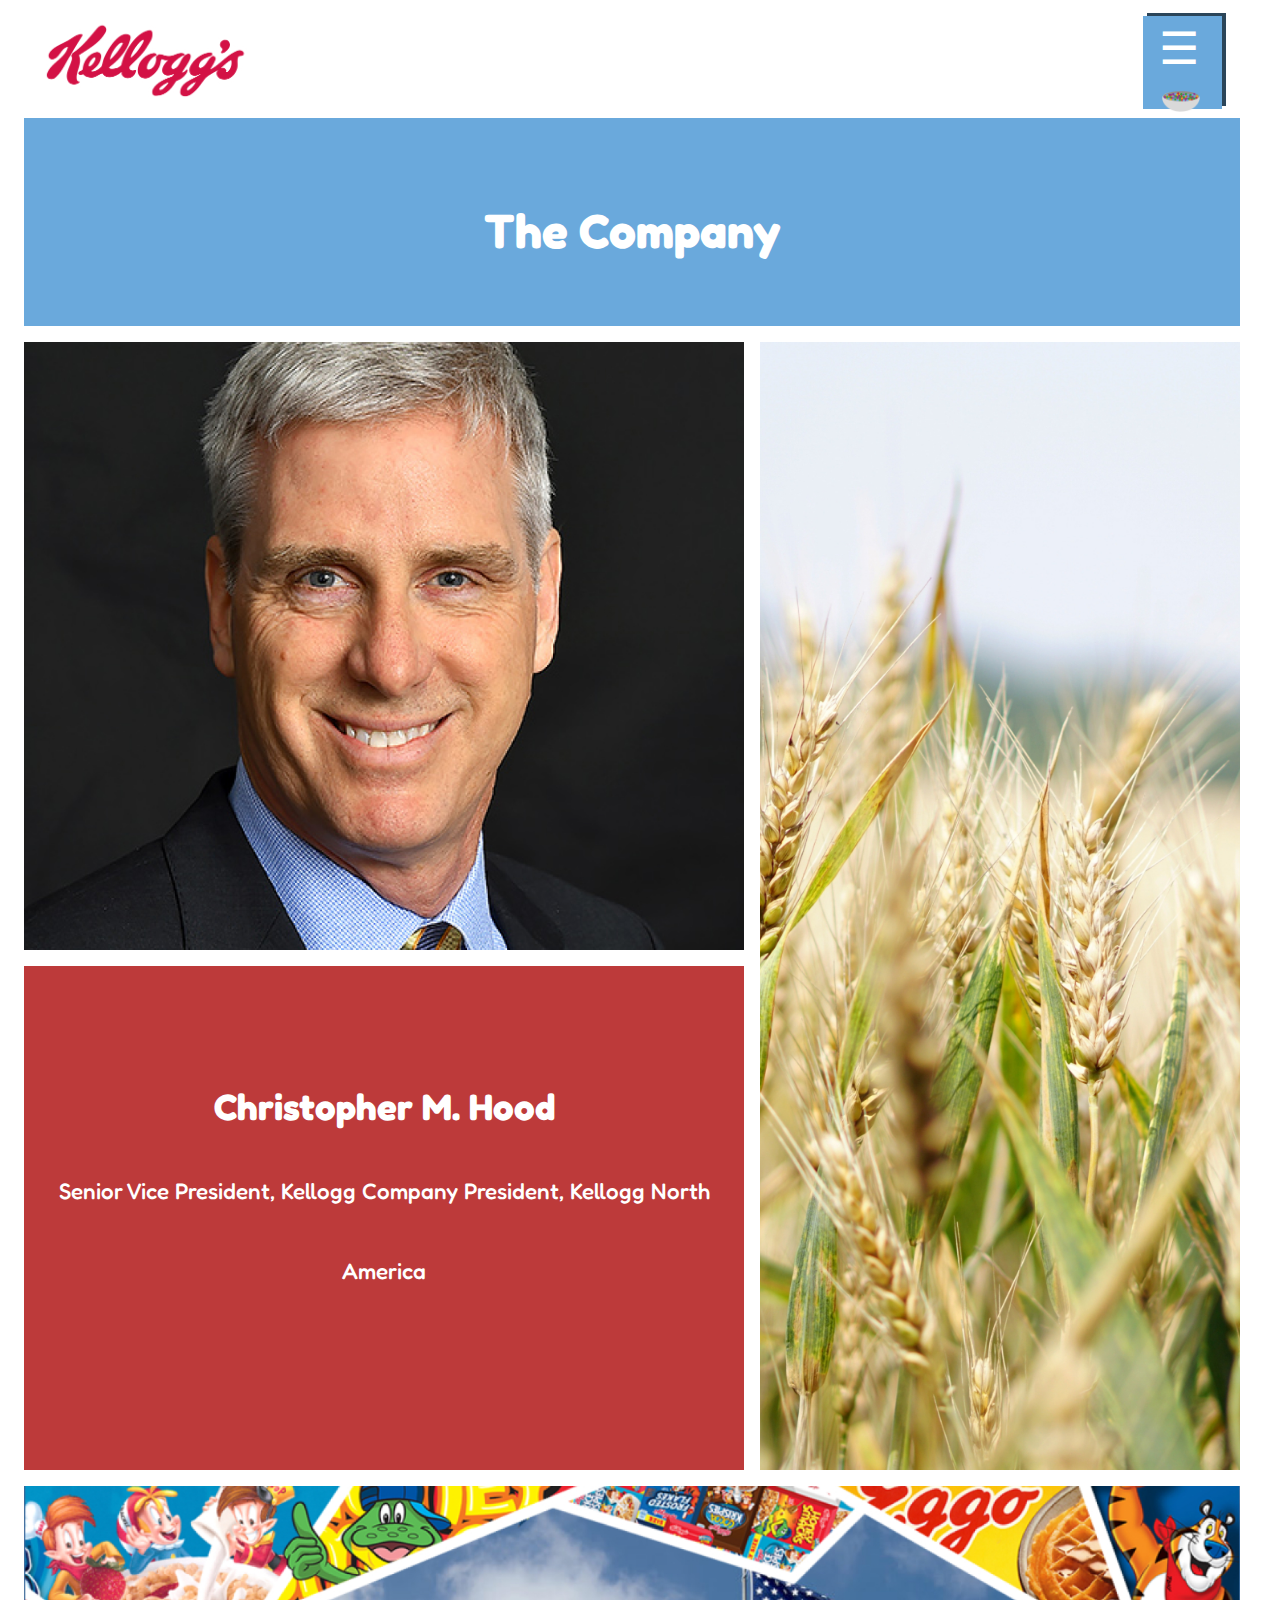
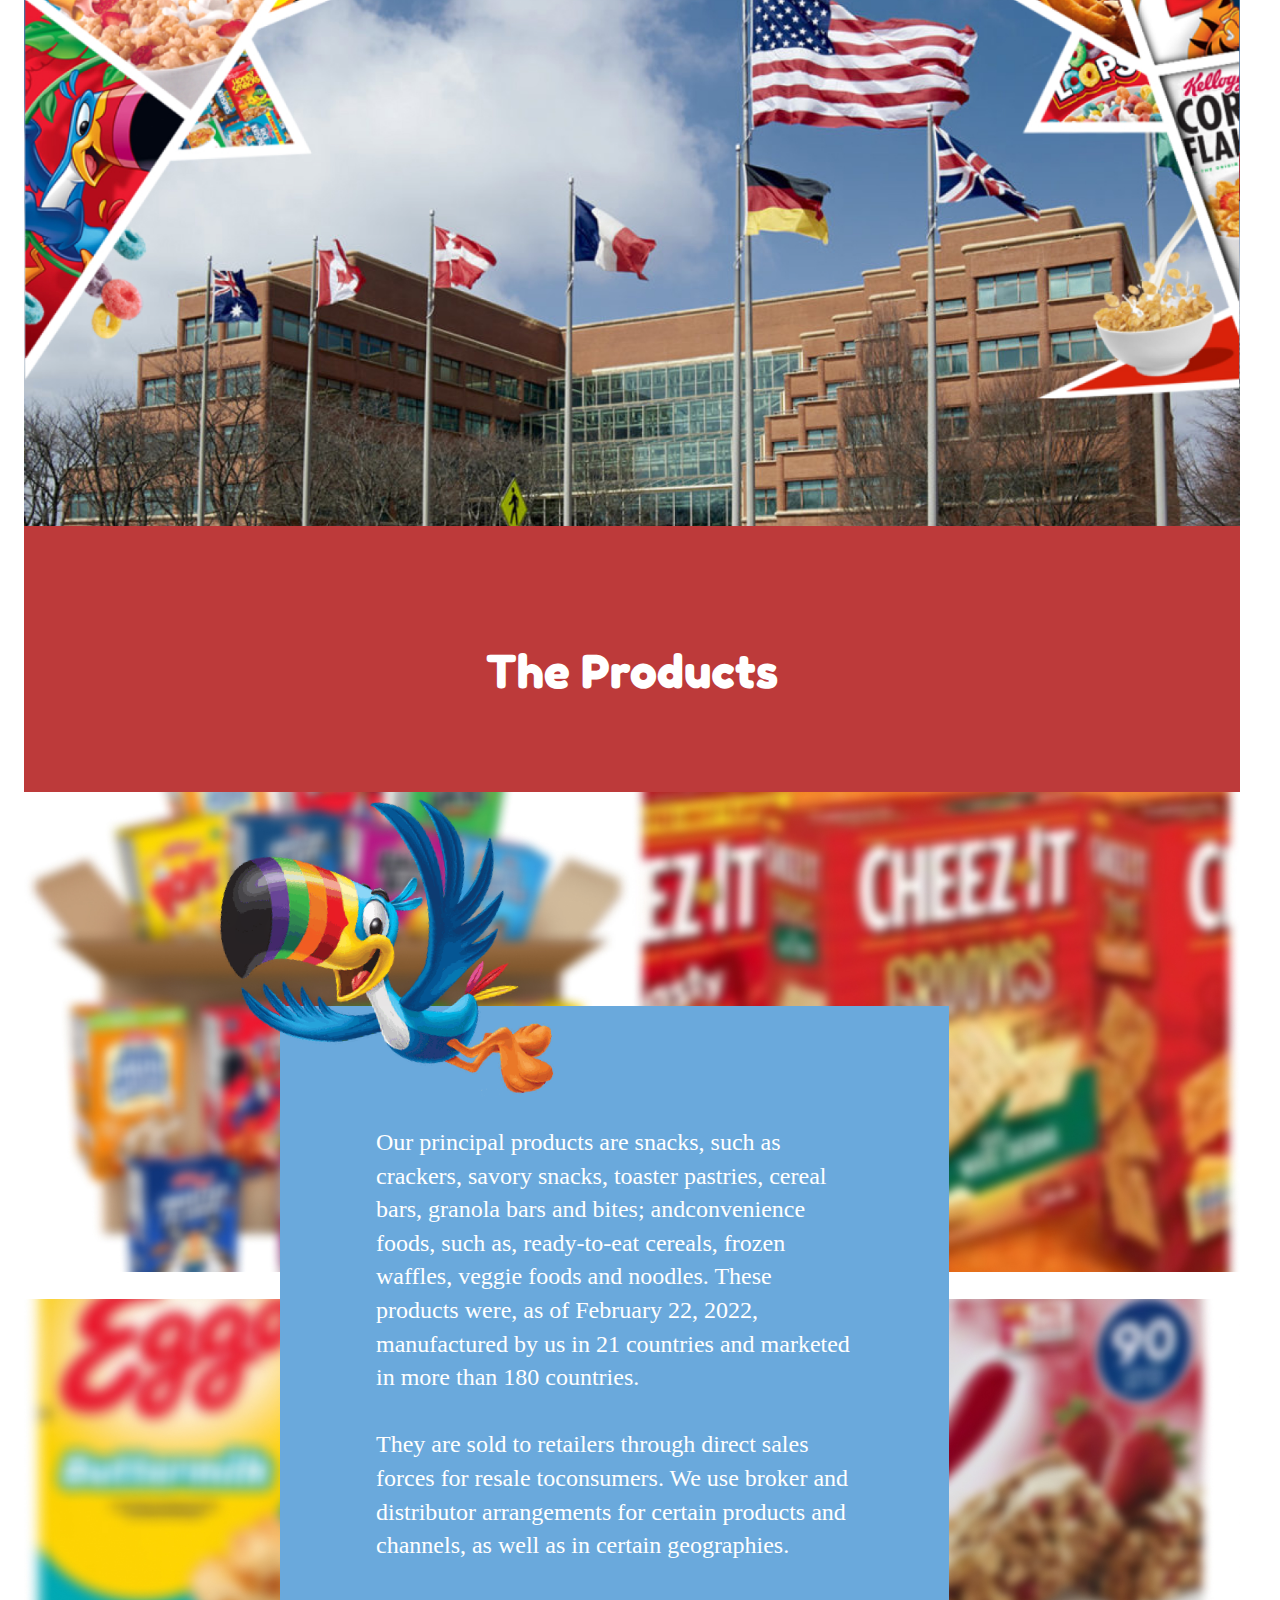
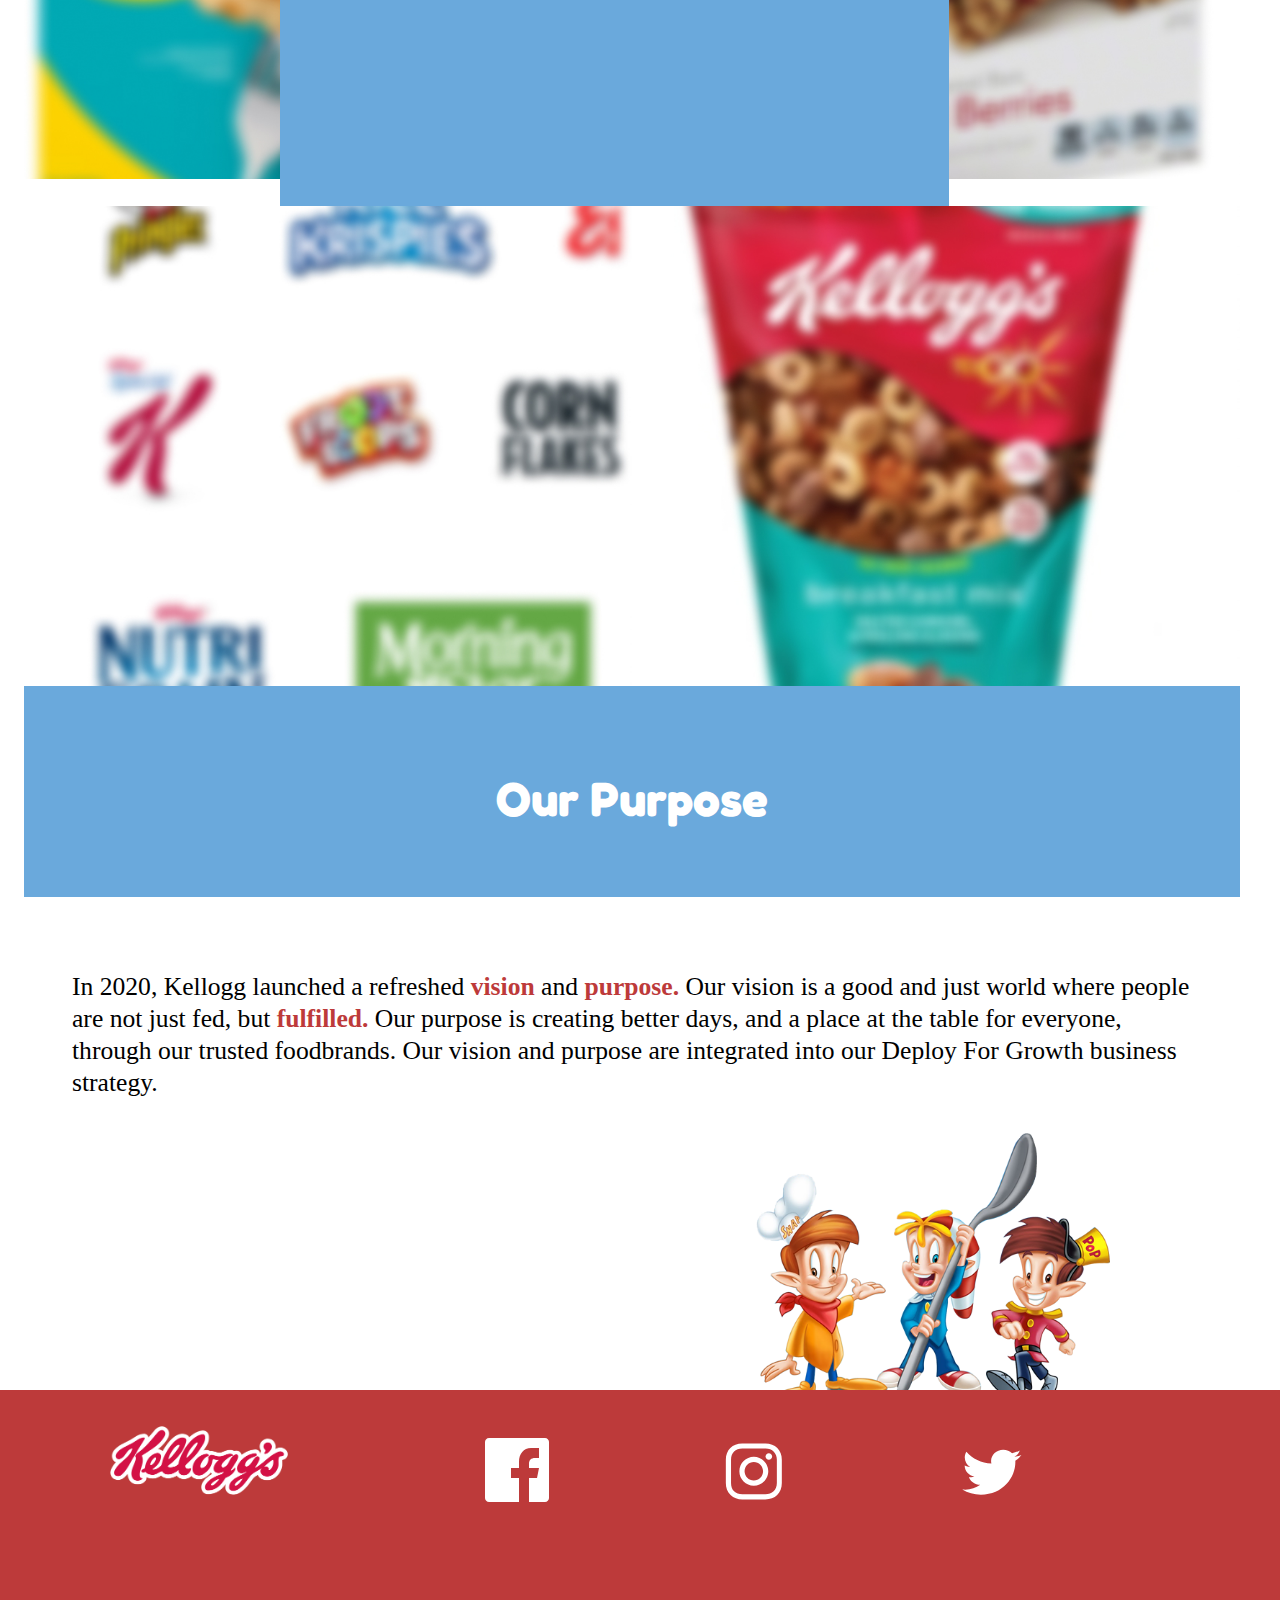
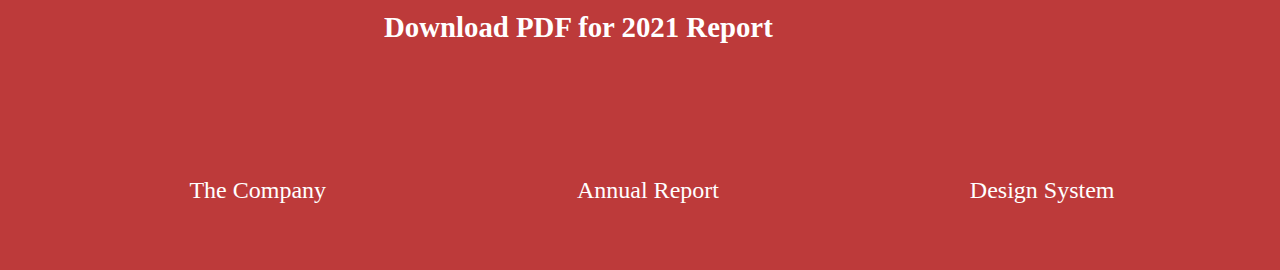
<file: index.html>
<!doctype html>
<html lang="en">
<head>
<meta charset="UTF-8">
<meta name="viewport" content="width=device-width, initial-scale=1">
	<link rel="stylesheet" href="styles/style.css">
	<link rel="stylesheet" href="https://unpkg.com/aos@next/dist/aos.css" />
<title>AnnualReport</title>
</head>
<body>
<section class="container">
<div id="myNav" class="overlay">
<a href="javascript:void(0)" class="closebtn" onclick="closeNav()">&times;</a>
<div class="logo"><img src="image/Kelloggs-Logo 1.png" alt="Kellogg's logo"></div>
<div class="overlay-content">
<a href="index.html">Home</a>
<a href="annualreport.html">Annual Report</a>
<a href="designsystem.html">Design System</a>
</div>
<div class="cerealopen"></div>
<ul class="circles">
<li> </li>
<li></li>
<li></li>
<li></li>
<li></li>
<li></li>
<li></li>
<li></li>
<li></li>
<li></li>
<li></li>
<li></li>
</ul>
</div>
<nav>
<img src="image/Kelloggs-Logo 1.png" alt="Kellogg's logo">
<div class="menu-icon">
<span style="margin-left:1rem;color:#fff; font-size:45px;cursor:pointer" onclick="openNav()">&#9776;</span>
<img src="image/Cerealbowl-Menu.png" alt="cereal bowl">
</div>
</nav>
 <script>
	  function openNav() {
		document.getElementById("myNav").style.display = "block";
	  }
	  
	  function closeNav() {
		document.getElementById("myNav").style.display = "none";
	  }
	  </script>
</section>
<section class="container">
<div class="grid-container">
	<div class="item1"><h2>The Company</h2></div>
	<div class="item2"></div>
	<div class="item3"><h1>Christopher M. Hood</h1><span class="maintext">Senior Vice President, Kellogg Company

		President, Kellogg North America</span></div>  
	<div class="item4"></div>
	<div class="item5"></div>
  </div>
</section>
  <section class="container">
  <div class="grid-container2">
	<div class="product"><h2>The Products</h2></div>
	<div class="overlay-box"><p> Our principal products are snacks, such as crackers, savory snacks, toaster pastries, cereal bars, granola bars and bites; andconvenience foods, such as, ready-to-eat cereals, frozen waffles, veggie foods and noodles. These products were, as of February 22, 2022, manufactured by us in 21 countries and marketed in more than 180 countries. 

		<br><br>They are sold to retailers through direct sales forces for resale toconsumers. We use broker and distributor arrangements for certain products and channels, as well as in certain geographies.</p></div>
	<div class="bird" data-aos="slide-left"><img src="image/Toucan.png" alt="Mascot of Fruit loops, Toucan flying"></div>
	<div class="image1"></div>
	<div class="image2"></div>
	<div class="image3"></div>
	<div class="image4"></div>
	<div class="image5"></div>
	<div class="image6"></div>
	</div>
</section>
<section class="container">
	<div class="grid-coloumn2">
		<div class="purpose"><h2>Our Purpose</h2></div>
		<div class="box1"><p>In 2020, Kellogg launched a refreshed <strong>vision</strong> and <strong>purpose.</strong> Our vision is a good and just world where people are not just fed, but <strong>fulfilled.</strong> Our purpose is creating better days, and a place at the table for everyone, through our trusted foodbrands. Our vision and purpose are integrated into our Deploy For Growth business strategy. </p></div>
		<div class="sticker" data-aos="slide-left"><img src="image/snapcrackle.png" alt="snap crackle pop mascot of rice crispies sliding in"></div>
		</div>
</section>
<footer>
<div class="container socialM">
<img src="image/Kelloggs-Logo 1.png" alt="Kellogg's logo">
<img src="image/Mobileimage/facebook.svg" alt="facebook">
<img src="image/Mobileimage/instagram.svg" alt="instagram">
<img src="image/Mobileimage/twitter.svg" alt="twitter">
</div>
<h3>Download PDF for 2021 Report</h3>
<div class="container">
<ol>
<li><a href="index.html">The Company</a></li>
<li><a href="annualreport.html">Annual Report</a></li>
<li><a href="designsystem.html">Design System</a></li>
</ol>
</div>
</footer>
<script src="https://unpkg.com/aos@next/dist/aos.js"></script>
<script>
  AOS.init();
</script>
</body>
</html>
</file>
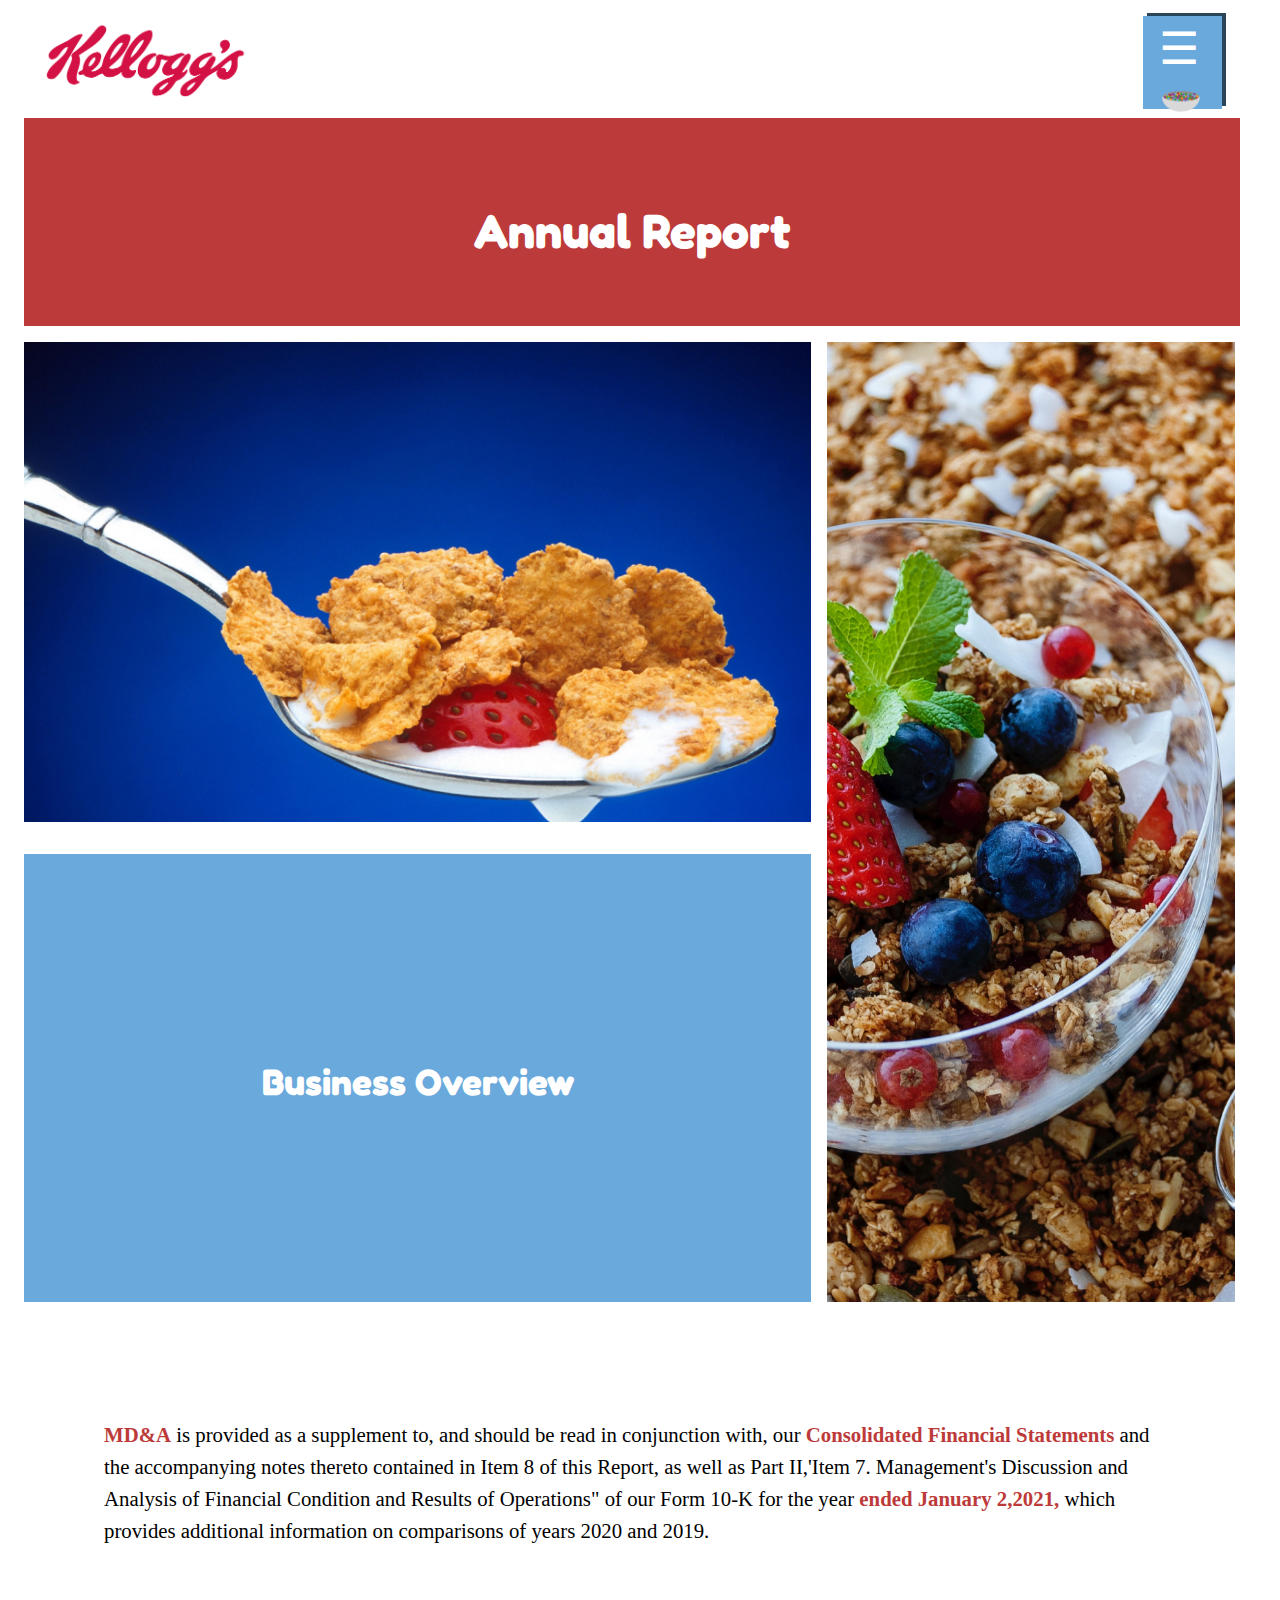
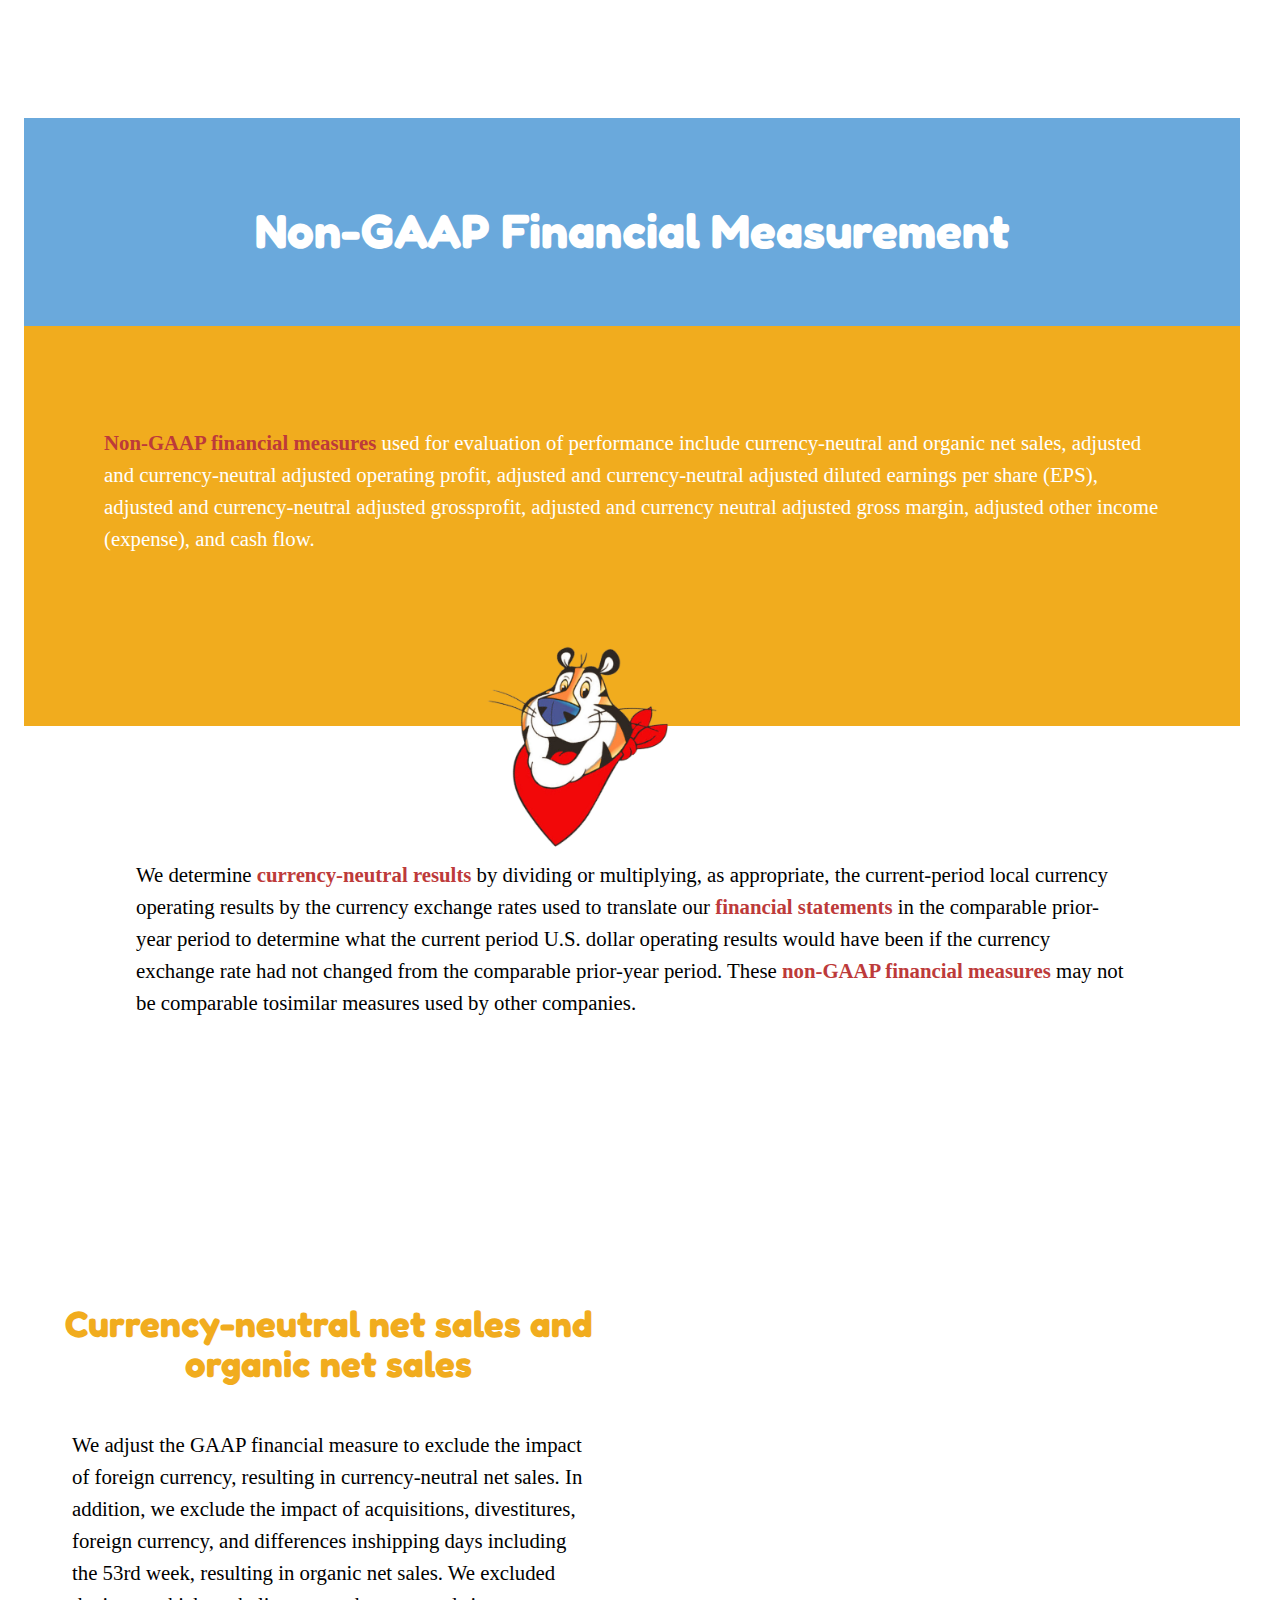
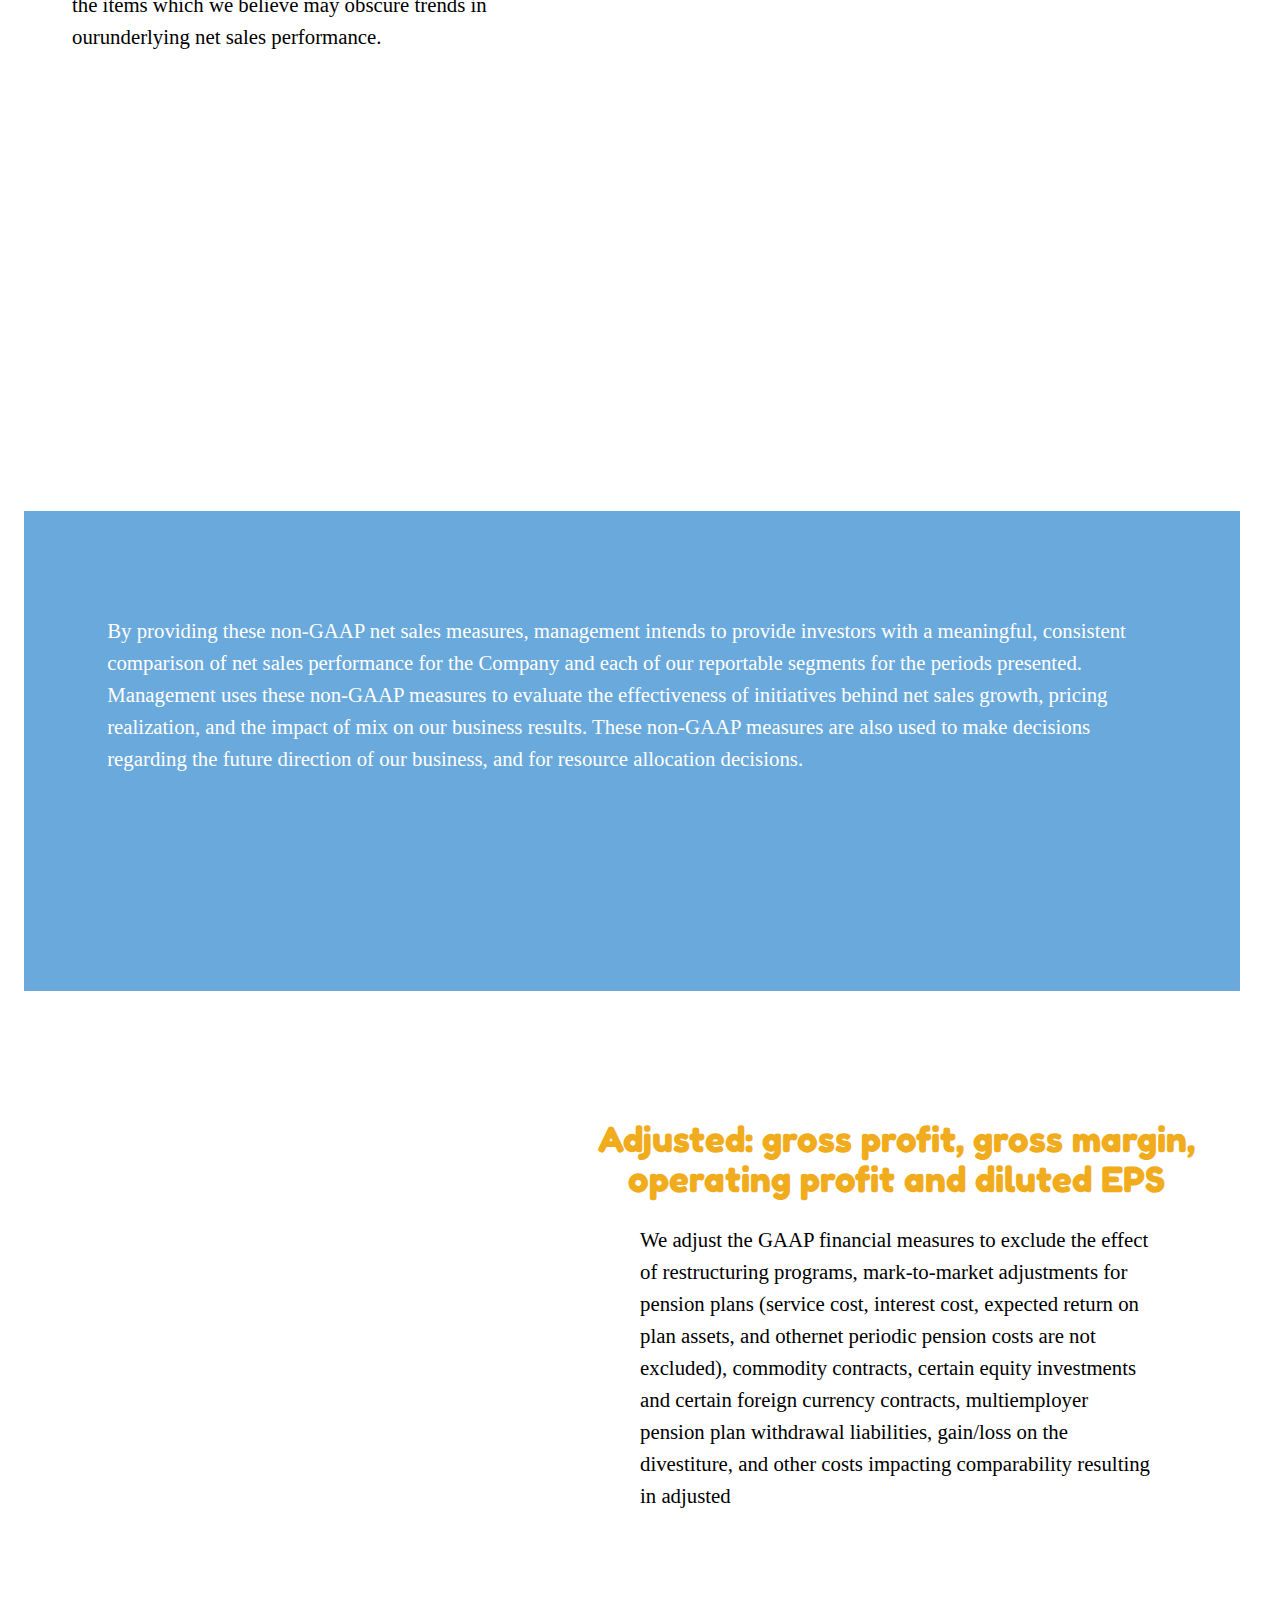
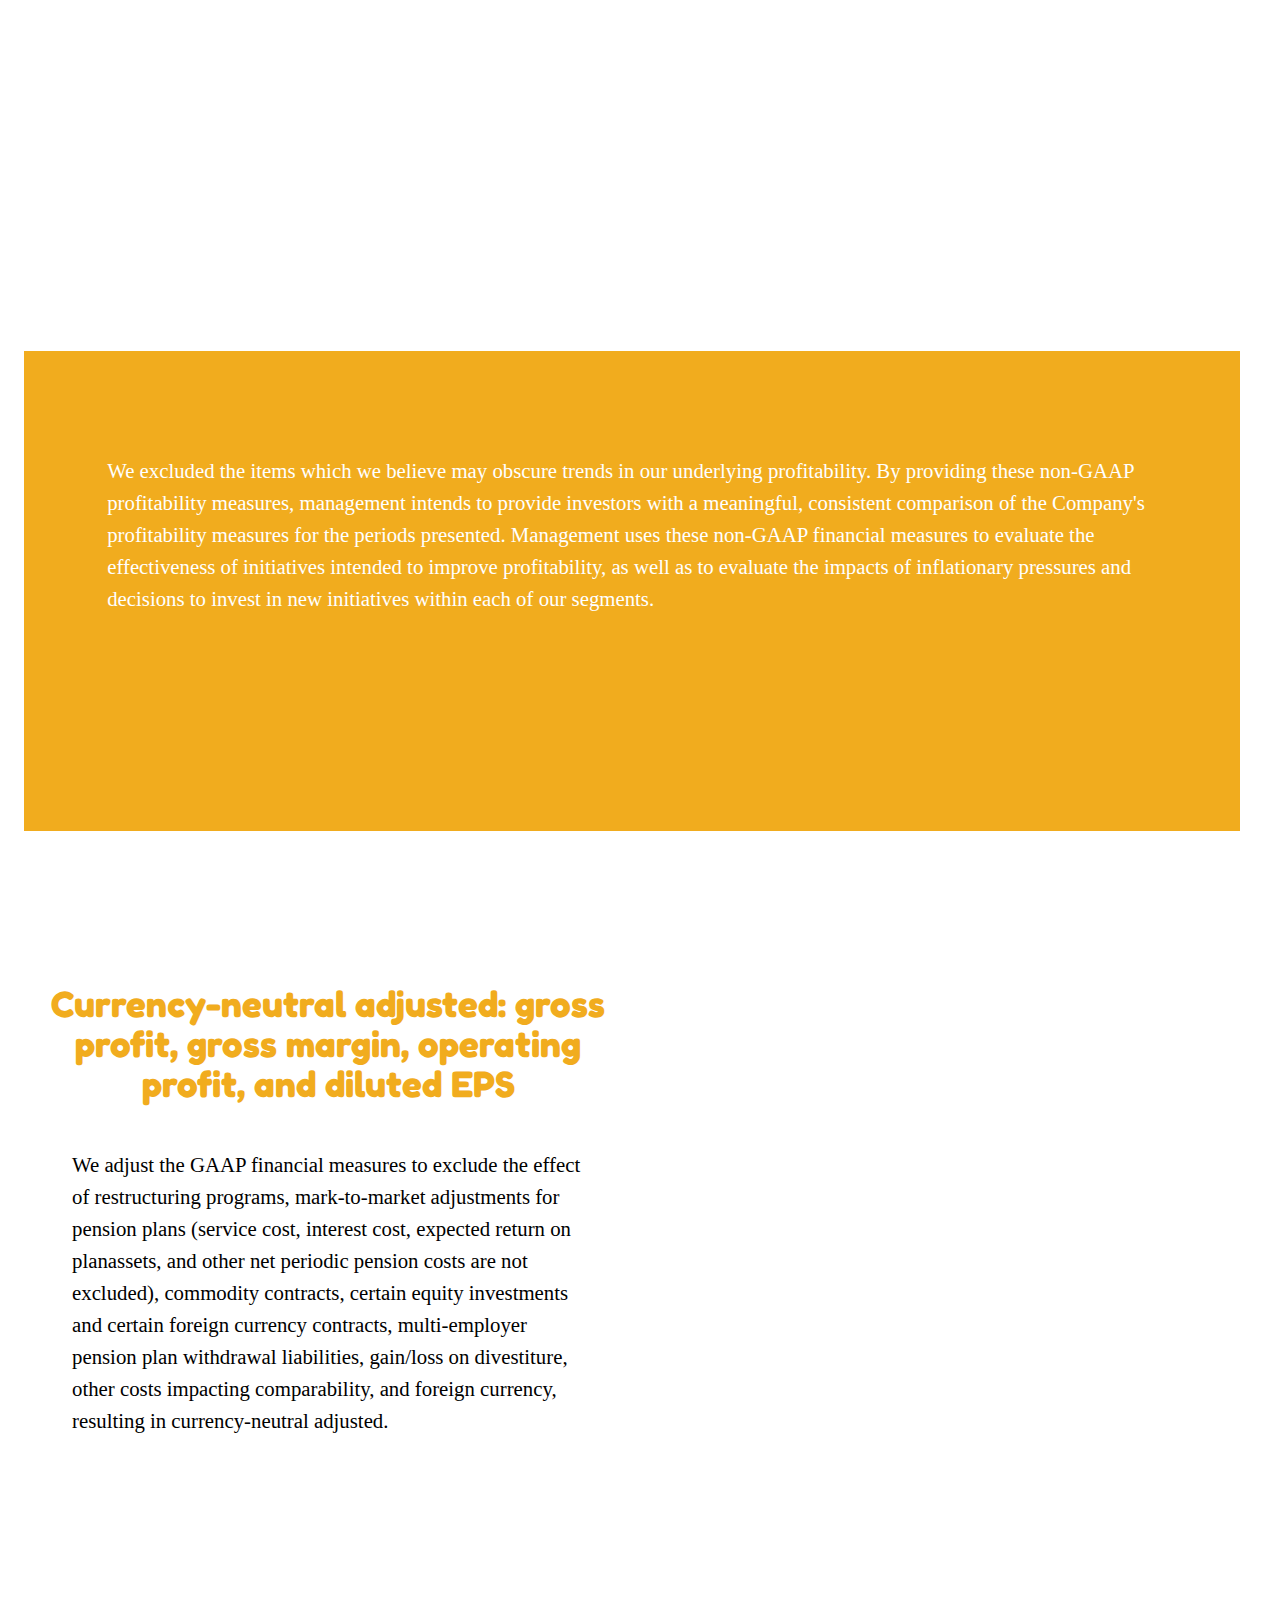
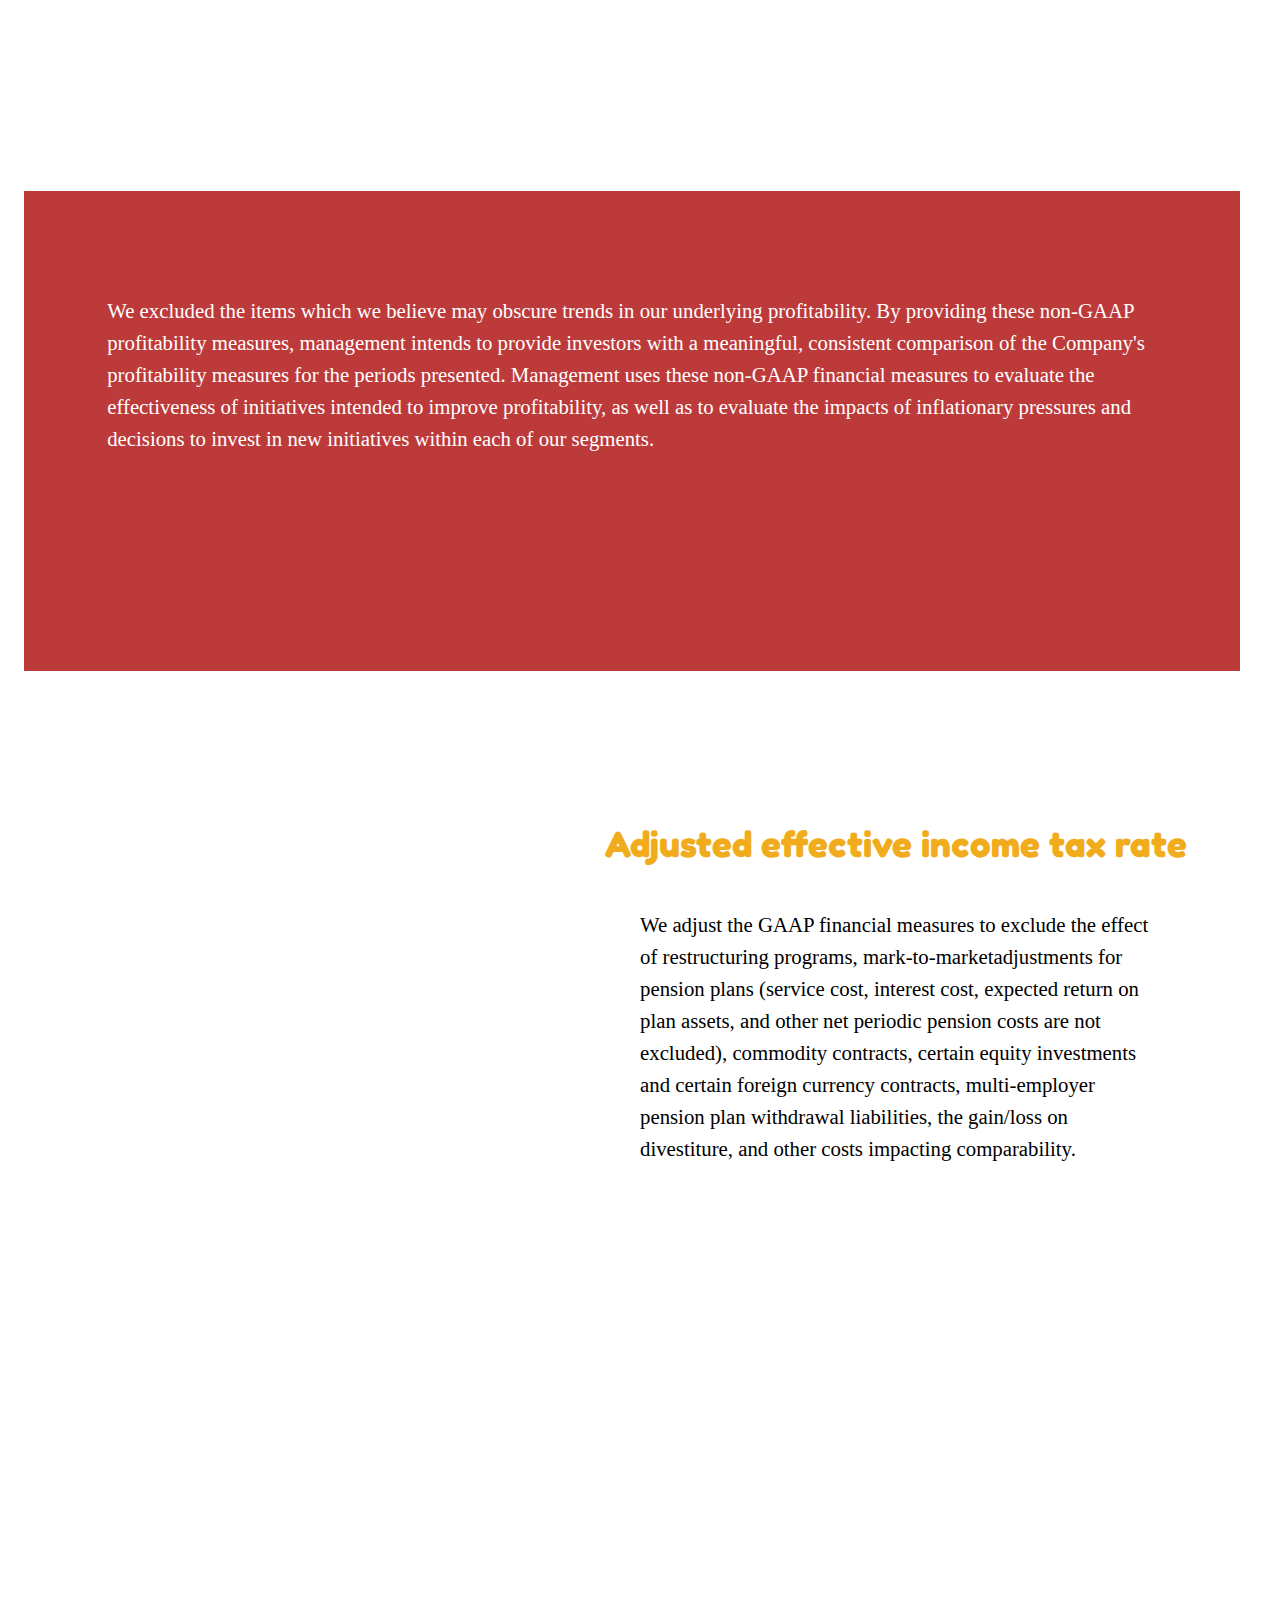
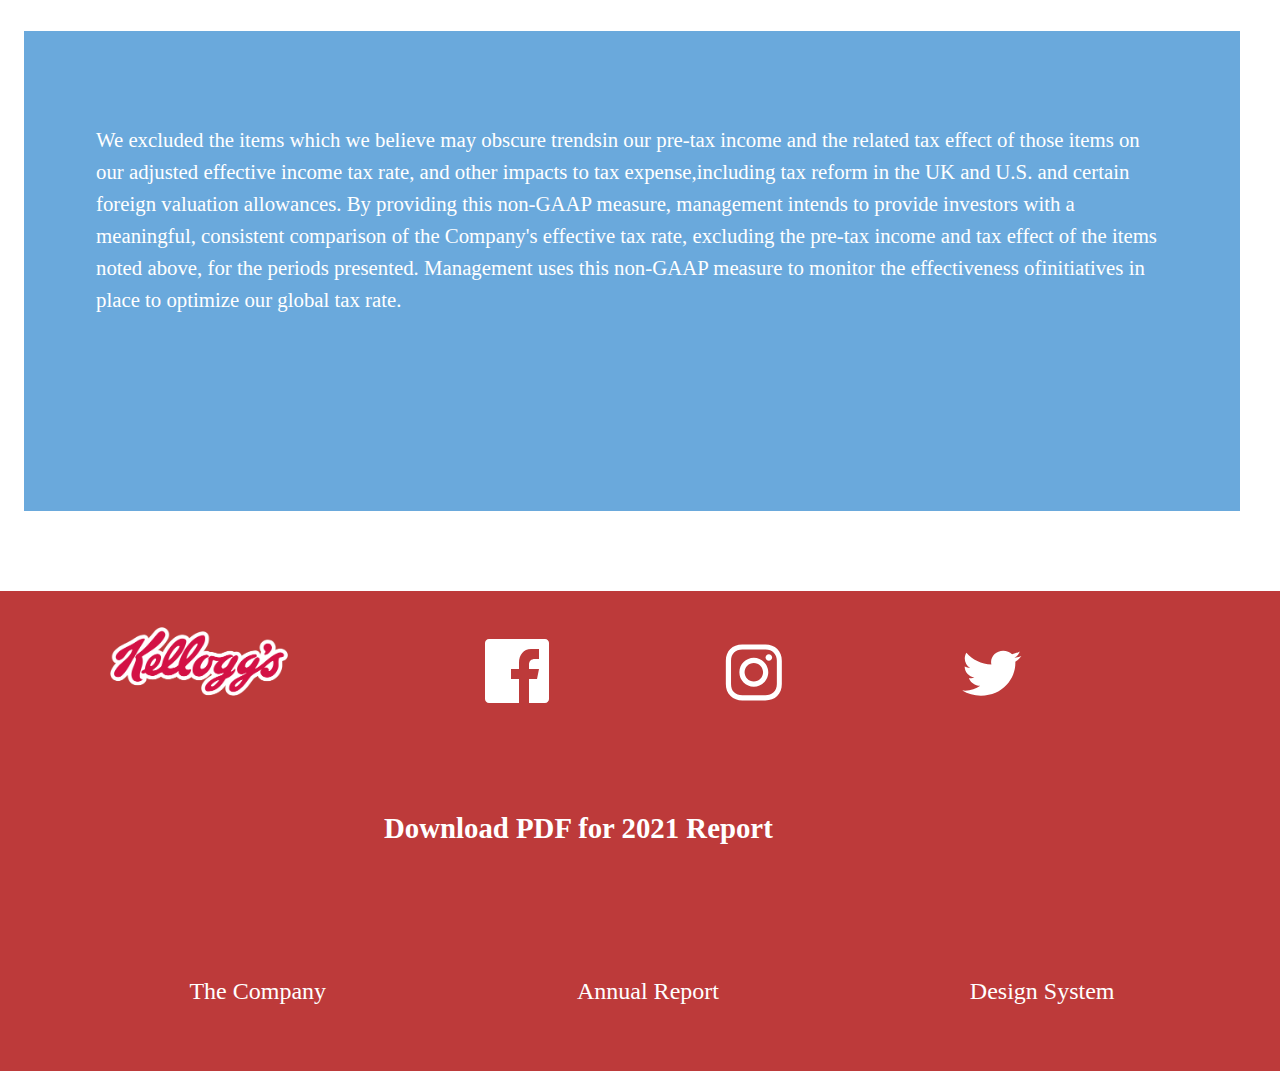
<file: annualreport.html>
<!doctype html>
<html lang="en">
<head>
<meta charset="UTF-8">
<meta name="viewport" content="width=device-width, initial-scale=1">
	<link rel="stylesheet" href="styles/style.css">
    <link rel="stylesheet" href="https://unpkg.com/aos@next/dist/aos.css" />
<title>AnnualReport</title>
</head>
<body>
    <section class="container">
        <div id="myNav" class="overlay">
        <a href="javascript:void(0)" class="closebtn" onclick="closeNav()">&times;</a>
        <div class="logo"><img src="image/Kelloggs-Logo 1.png" alt="Kellogg's logo"></div>
        <div class="overlay-content">
            <a href="index.html">Home</a>
            <a href="annualreport.html">Annual Report</a>
            <a href="designsystem.html">Design System</a>
        </div>
        <div class="cerealopen"></div>
        <ul class="circles">
        <li> </li>
        <li></li>
        <li></li>
        <li></li>
        <li></li>
        <li></li>
        <li></li>
        <li></li>
        <li></li>
        <li></li>
        <li></li>
        </ul>
        </div>
        <nav>
        <img src="image/Kelloggs-Logo 1.png" alt="Kellogg's logo">
        <div class="menu-icon">
            <span style="margin-left:1rem;color:#fff; font-size:45px;cursor:pointer" onclick="openNav()">&#9776;</span>
        <img src="image/Cerealbowl-Menu.png" alt="cereal bowl">
        </div>
        </nav>
         <script>
              function openNav() {
                document.getElementById("myNav").style.display = "block";
              }
              
              function closeNav() {
                document.getElementById("myNav").style.display = "none";
              }
              </script>
        </section>
<section class="container">
    <div class="grid-container">
        <div class="item-box1"><h2>Annual Report</h2></div>
        <div class="item-box2"></div>
        <div class="item-box3"><h1>Business Overview</h1></div>  
        <div class="item-box4"></div>
        <div class="item-box5"><p><strong>MD&A</strong> is provided as a supplement to, and should be read in conjunction with, our <strong>Consolidated Financial Statements</strong> and the accompanying notes thereto contained in Item 8 of this Report, as well as Part II,'Item 7. Management's Discussion and Analysis of Financial Condition and Results of Operations" of our Form 10-K for the year <strong>ended January 2,2021,</strong> which provides additional information on comparisons of years 2020 and 2019.</p></div>
      </div>   
</section>
<section class="container">
	<div class="grid-coloumn">
		<div class="purpose"><h2> Non-GAAP
            Financial Measurement</h2></div>
		<div class="box1-1"><p><strong>Non-GAAP financial measures</strong> used for evaluation of performance include currency-neutral and organic net sales, adjusted and currency-neutral adjusted operating profit, adjusted and currency-neutral adjusted diluted earnings per share (EPS), adjusted and currency-neutral adjusted grossprofit, adjusted and currency neutral adjusted gross margin, adjusted other income (expense), and cash flow. </p> <div class="tiger"><img src="image/Tiger.png" alt="The head of Tony the tiger wearing a bandana around his neck"></div></div>
        <div class="box2"><p>We determine <strong>currency-neutral results</strong> by dividing or multiplying, as appropriate, the current-period local currency operating results by the currency exchange rates used to translate our <strong>financial statements</strong> in the comparable prior-year period to determine what the current period U.S. dollar operating results would have been if the currency exchange rate had not changed from the comparable prior-year period. These <strong>non-GAAP financial measures</strong> may not be comparable tosimilar measures used by other companies. </p></div>
</div>
    </section>
<section class="container">
<div class="border-box flex2">
    <h1>Currency-neutral net sales and organic net sales</h1>
    <p>We adjust the GAAP financial measure to exclude the impact of foreign currency, resulting in currency-neutral net sales. In addition, we exclude the impact of acquisitions, divestitures, foreign currency, and differences inshipping days including the 53rd week, resulting in organic net sales. We excluded the items which we believe may obscure trends in ourunderlying net sales performance.</p>
    <div class="captain flex-item" data-aos="fade-up"><img src="image/Captain.png" alt="Captain Crunch is sliding up saying hello"></div>
</div>
<div class="border-horizontal">
    <p> By providing these non-GAAP net sales measures, management intends to provide investors with a meaningful, consistent comparison of net sales performance for the Company and each of our reportable segments for the periods presented. Management uses these non-GAAP measures to evaluate the effectiveness of initiatives behind net sales growth, pricing realization, and the impact of mix on our business results. These non-GAAP measures are also used to make decisions regarding the future direction of our business, and for resource allocation decisions.</p>
</div>
<div class="mascots" data-aos="fade-up"><img src="image/Mascots3.png" alt="Tony the Tiger, Toucan, and cinnamon toast crunch is sliding in to welcome you"></div>
<div class="border-box2">
    <h1>Adjusted: gross profit, gross margin, operating profit and diluted EPS</h1>
    <p>We adjust the GAAP financial measures to exclude the effect of restructuring programs, mark-to-market adjustments for pension plans (service cost, interest cost, expected return on plan assets, and othernet periodic pension costs are not excluded), commodity contracts, certain equity investments and certain foreign currency contracts, multiemployer pension plan withdrawal liabilities, gain/loss on the divestiture, and other costs impacting comparability resulting in adjusted</p>
</div>
<div class="border-horizontal-yellow">
    <p> We excluded the items which we believe may obscure trends in our underlying profitability. By providing these non-GAAP profitability measures, management intends to provide investors with a meaningful, consistent comparison of the Company's profitability measures for the periods presented. Management uses these non-GAAP financial measures to evaluate the effectiveness of initiatives intended to improve profitability, as well as to evaluate the impacts of inflationary pressures and decisions to invest in new initiatives within each of our segments.</p>
</div>
<div class="border-box3 flex2">
    <h1>Currency-neutral adjusted: gross profit, gross margin, operating profit, and diluted EPS</h1>
    <p>We adjust the GAAP financial measures to exclude the effect of restructuring programs, mark-to-market adjustments for pension plans (service cost, interest cost, expected return on planassets, and other net periodic pension costs are not excluded), commodity contracts, certain equity investments and certain foreign currency contracts, multi-employer pension plan withdrawal liabilities, gain/loss on divestiture, other costs impacting comparability, and foreign currency, resulting in currency-neutral adjusted. </p>
    <div class="toast flex-item" data-aos="fade-up"><img src="image/toast.png" alt="cinnamon toast crunch is waving hello to you"></div>
</div>
<div class="border-horizontal-red">
    <p> We excluded the items which we believe may obscure trends in our underlying profitability. By providing these non-GAAP profitability measures, management intends to provide investors with a meaningful, consistent comparison of the Company's profitability measures for the periods presented. Management uses these non-GAAP financial measures to evaluate the effectiveness of initiatives intended to improve profitability, as well as to evaluate the impacts of inflationary pressures and decisions to invest in new initiatives within each of our segments.</p>
</div>
<div class="border-box4 flex-reverse">
    <h1>Adjusted effective income tax rate</h1>
    <p>We adjust the GAAP financial measures to exclude the effect of restructuring programs, mark-to-marketadjustments for pension plans (service cost, interest cost, expected return on plan assets, and other net periodic pension costs are not excluded), commodity contracts, certain equity investments and certain foreign currency contracts, multi-employer pension plan withdrawal liabilities, the gain/loss on divestiture, and other costs impacting comparability. </p>
    <div class="frog flex-item2" data-aos="zoom-in"><img src="image/frog.png" alt="A frog who is the mascot of Honey Smacks zooms in to wave hello to you"></div>
</div>
<div class="border-horizontal-blue">
    <p> We excluded the items which we believe may obscure trendsin our pre-tax income and the related tax effect of those items on our adjusted effective income tax rate, and other impacts to tax expense,including tax reform in the UK and U.S. and certain foreign valuation allowances. By providing this non-GAAP measure, management intends to provide investors with a meaningful, consistent comparison of the Company's effective tax rate, excluding the pre-tax income and tax effect of the items noted above, for the periods presented. Management uses this non-GAAP measure to monitor the effectiveness ofinitiatives in place to optimize our global tax rate.</p>
</div>
</section>
<footer>
    <div class="container socialM">
    <img src="image/Kelloggs-Logo 1.png" alt="Kellogg's logo">
    <img src="image/Mobileimage/facebook.svg" alt="facebook">
    <img src="image/Mobileimage/instagram.svg" alt="instagram">
    <img src="image/Mobileimage/twitter.svg" alt="twitter">
    </div>
    <h3>Download PDF for 2021 Report</h3>
    <div class="container">
    <ol>
        <li><a href="index.html">The Company</a></li>
        <li><a href="annualreport.html">Annual Report</a></li>
        <li><a href="designsystem.html">Design System</a></li>
    </ol>
    </div>
    </footer>
    <script src="https://unpkg.com/aos@next/dist/aos.js"></script>
<script>
  AOS.init();
</script>
    </body>
    </html>
</file>
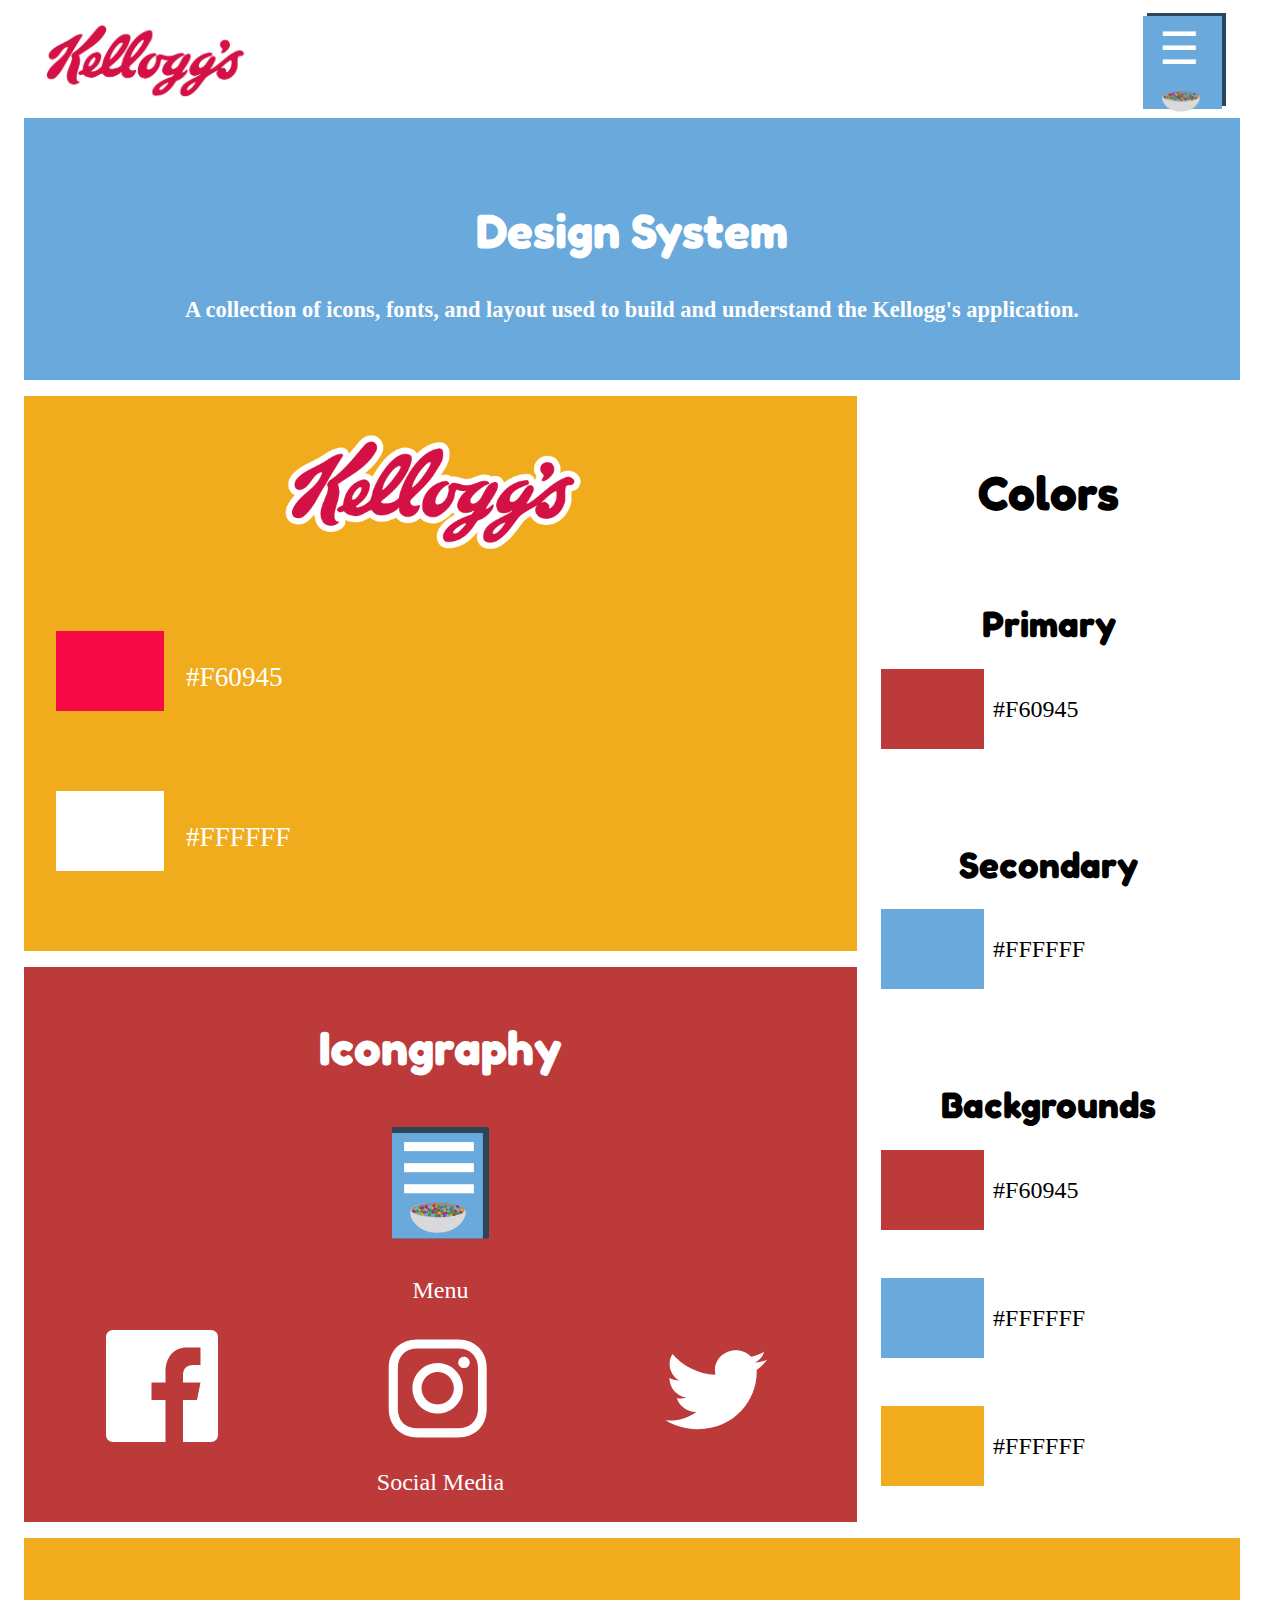
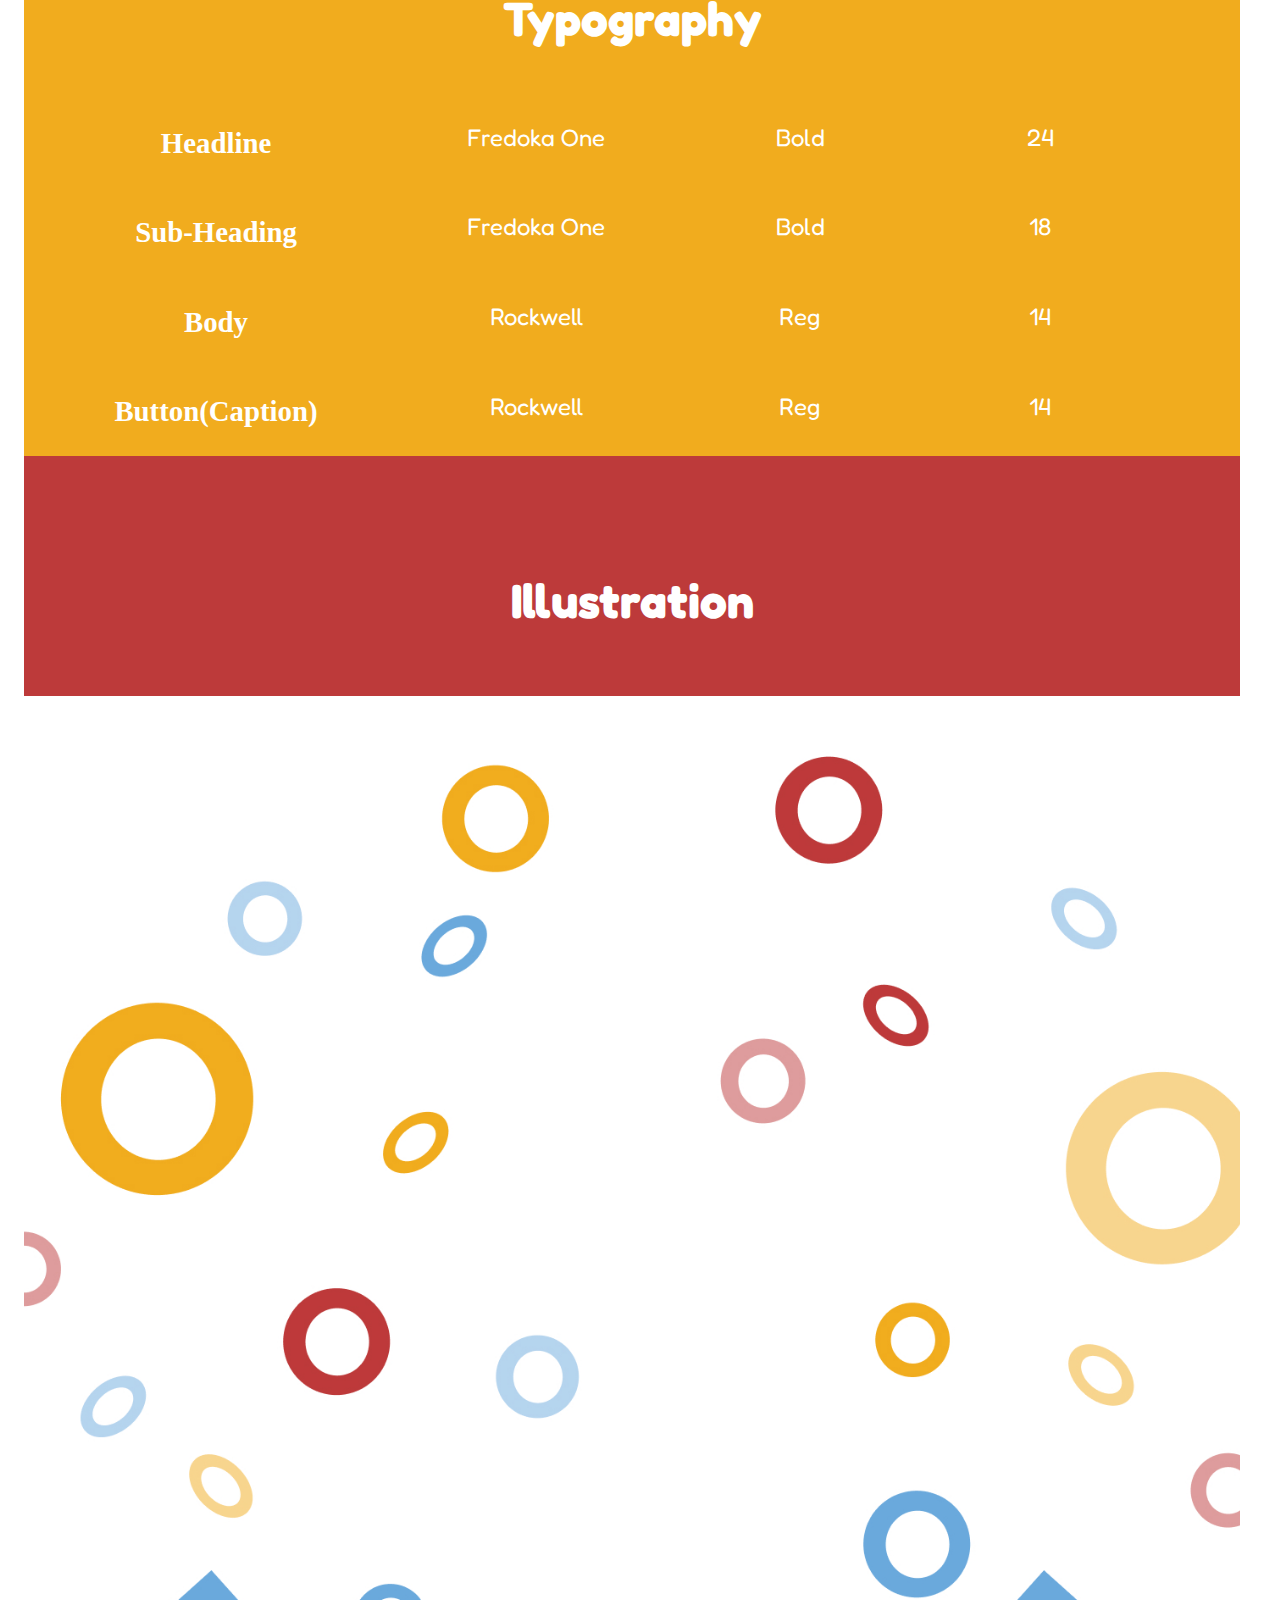
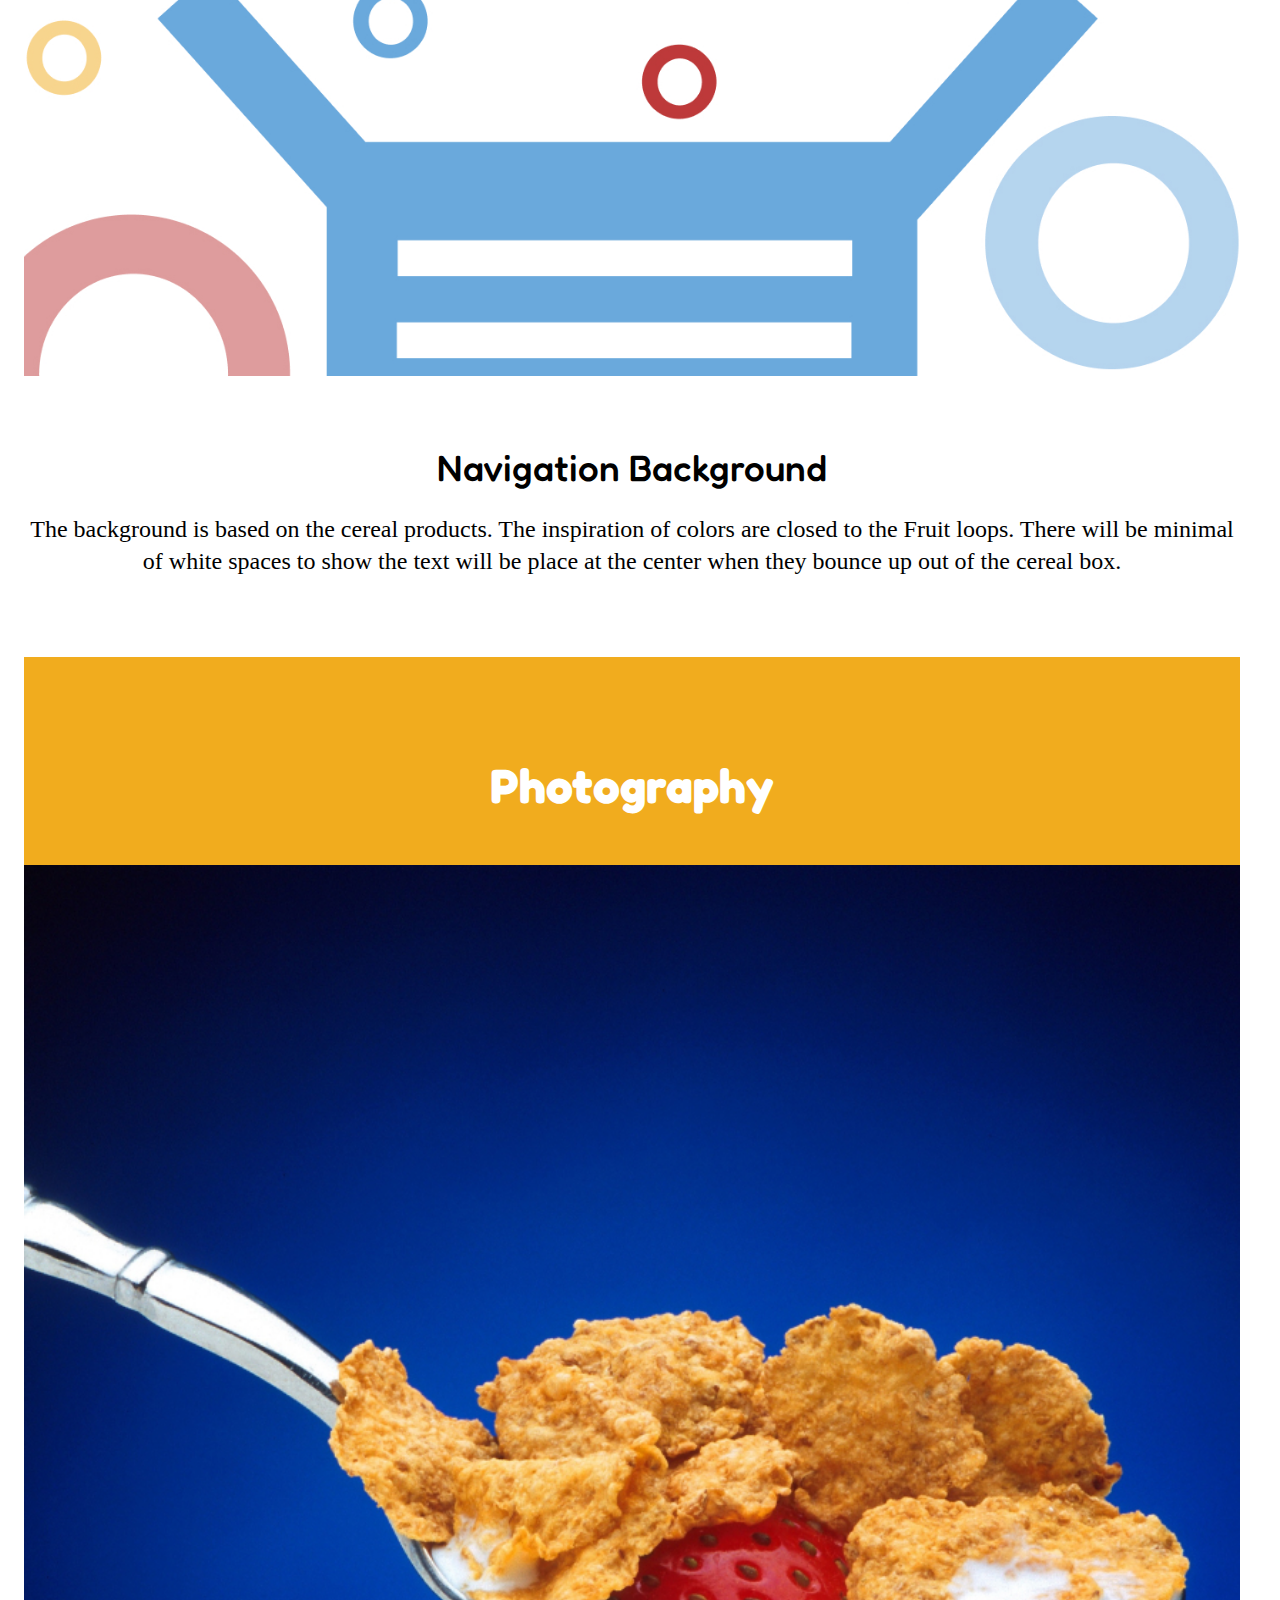
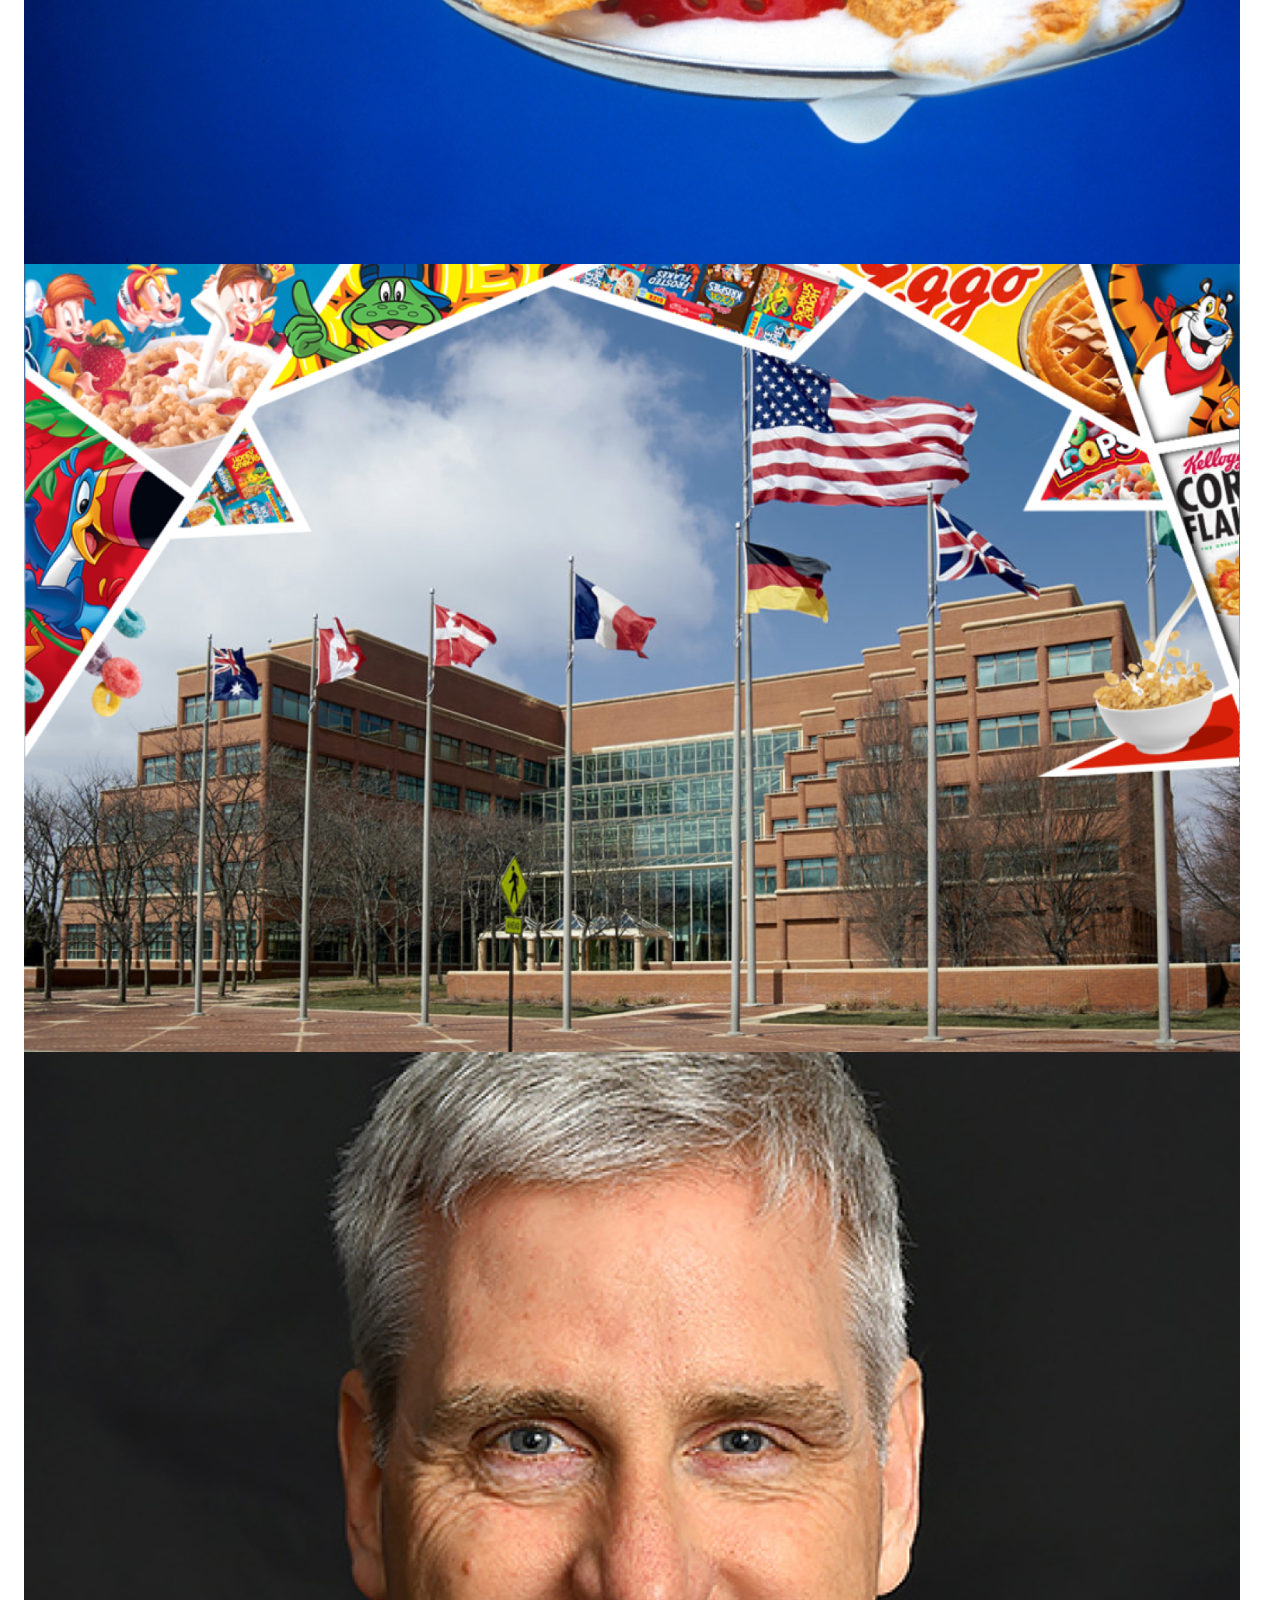
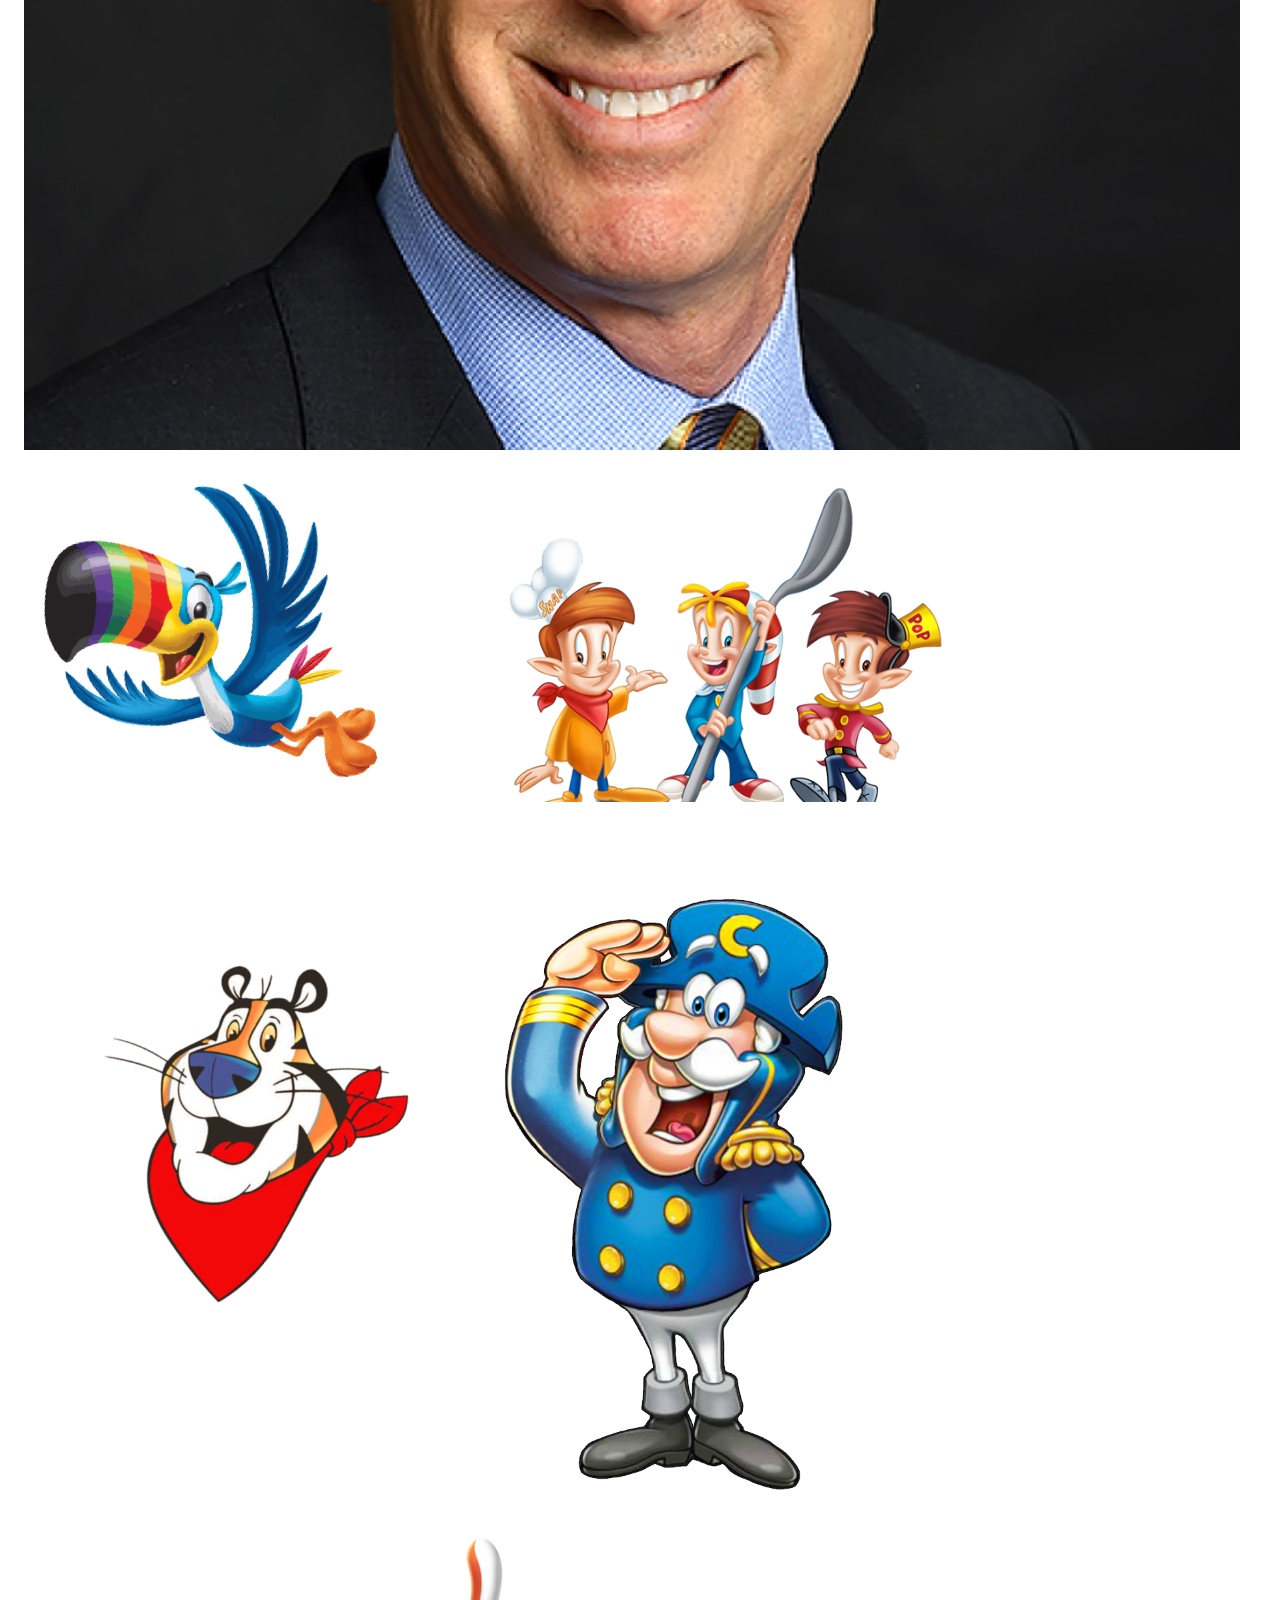
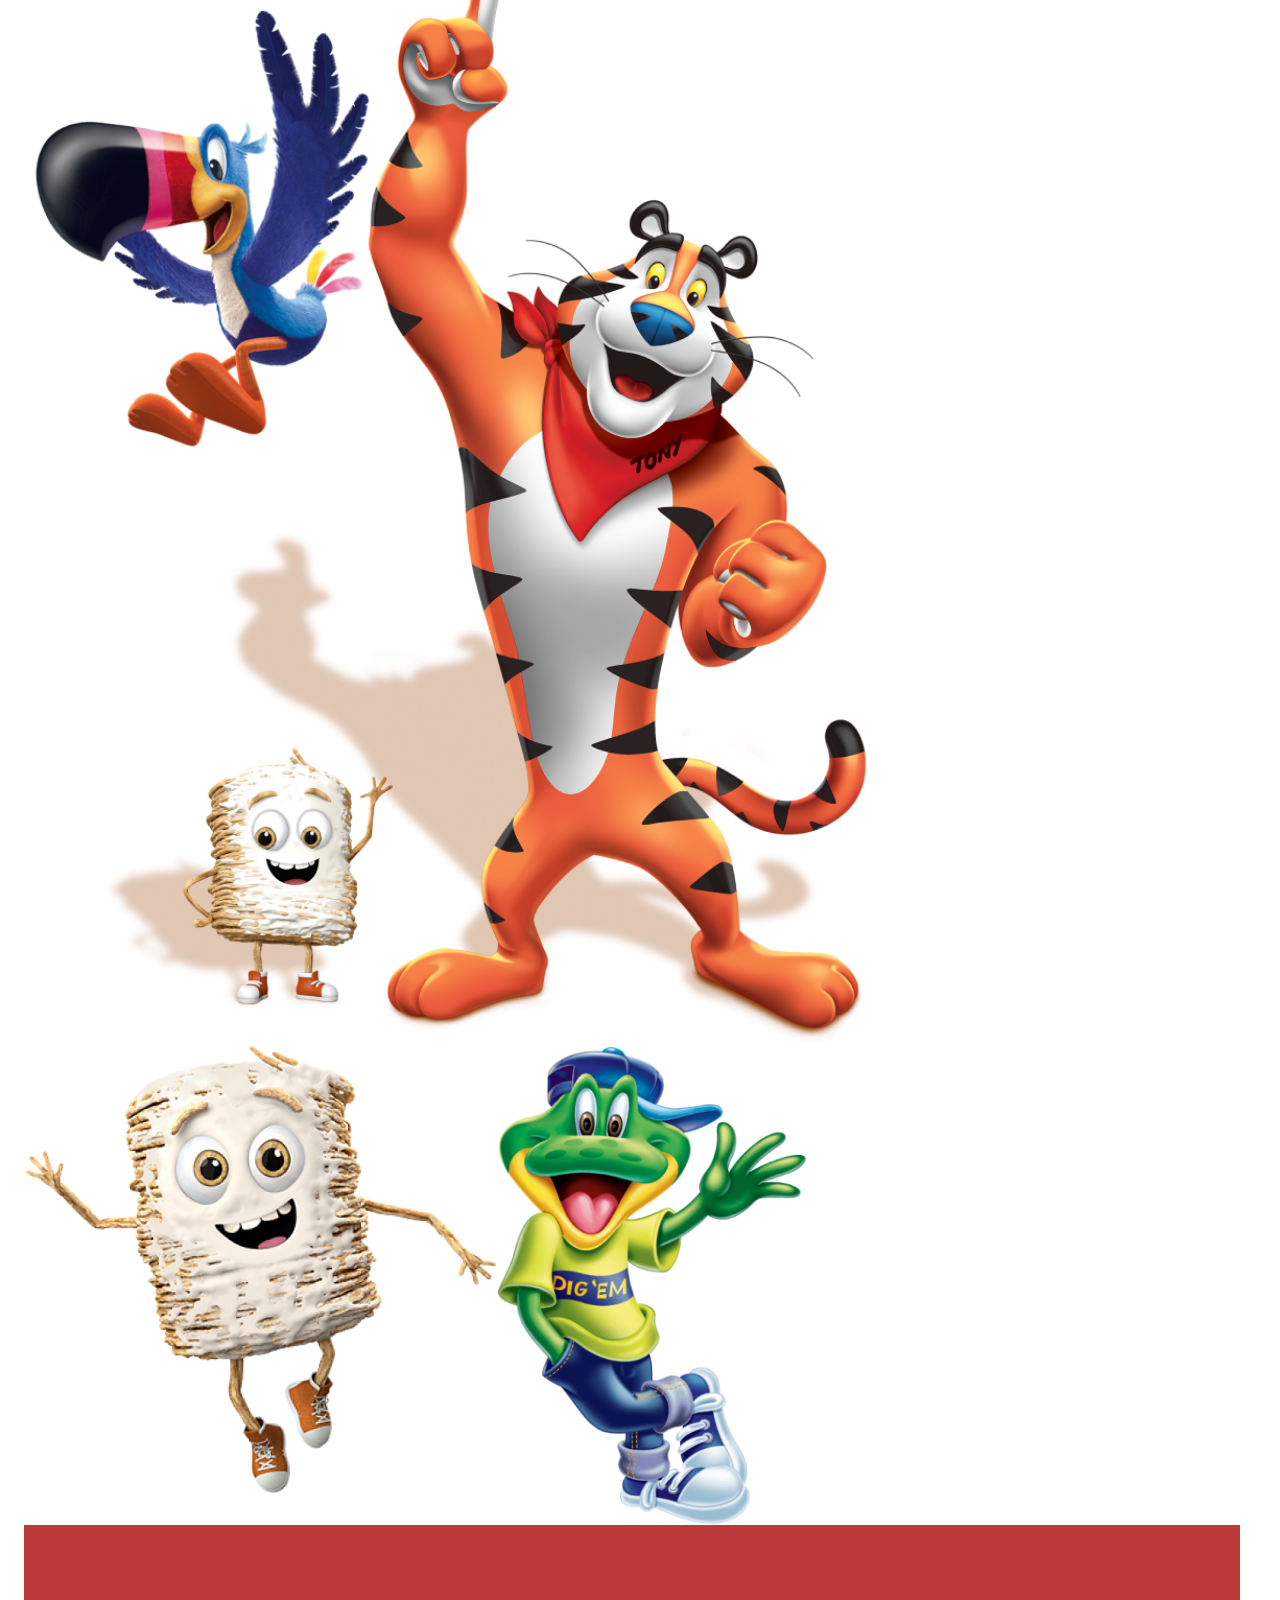
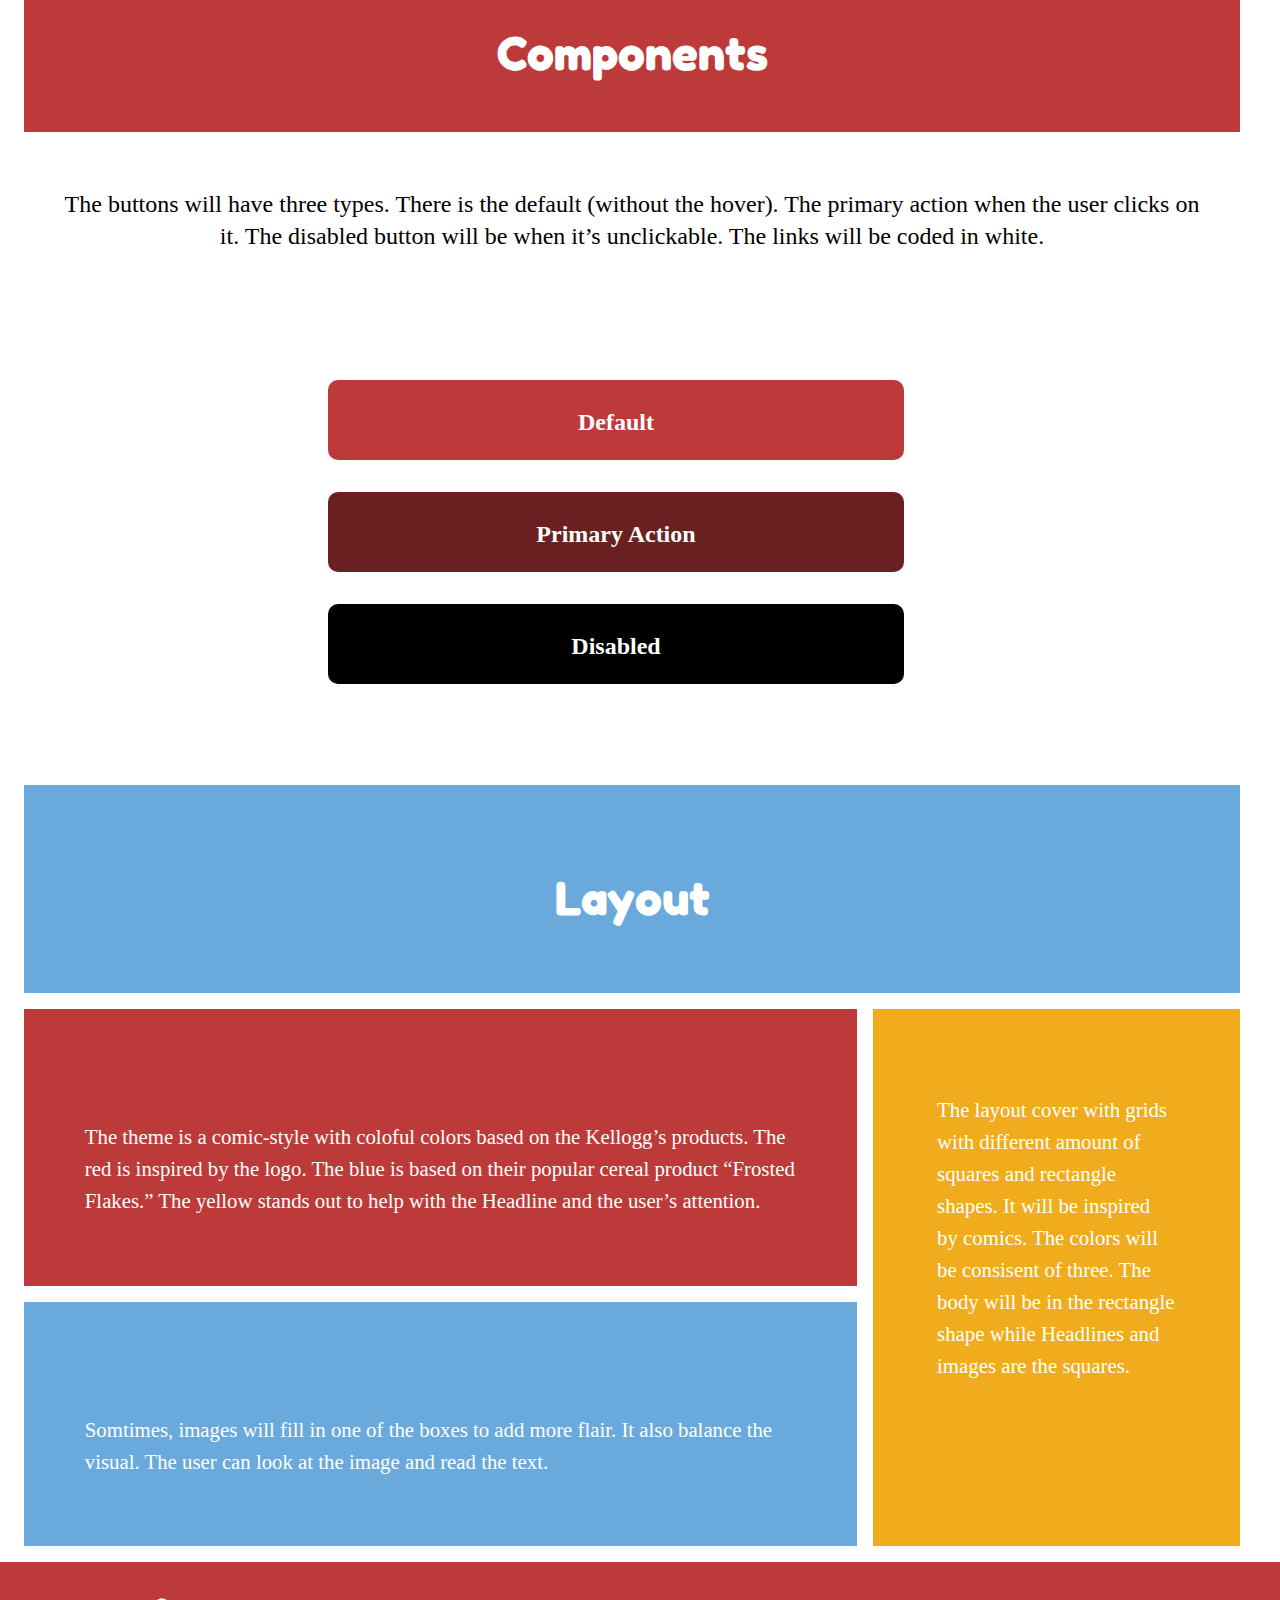
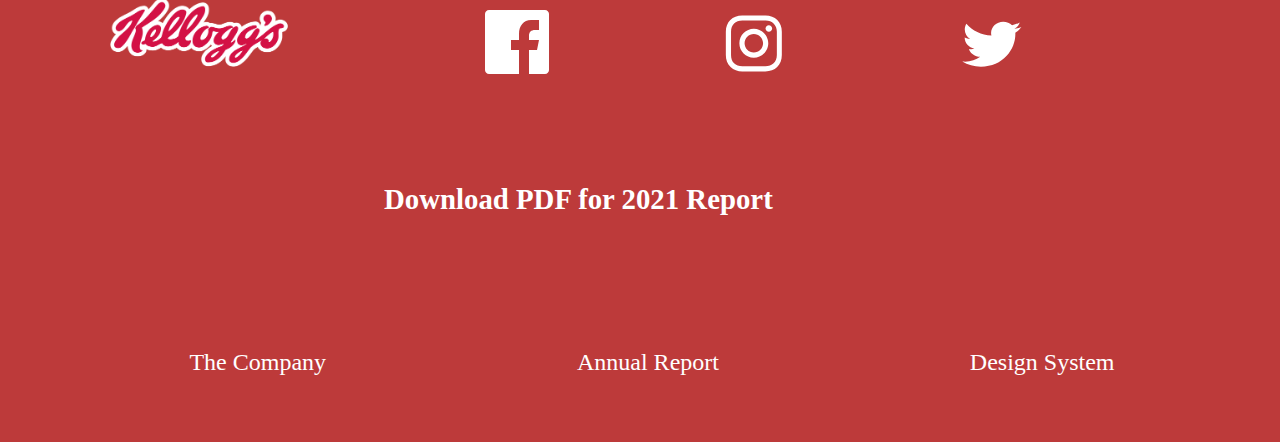
<file: designsystem.html>
<!doctype html>
<html lang="en">
<head>
<meta charset="UTF-8">
<meta name="viewport" content="width=device-width, initial-scale=1">
	<link rel="stylesheet" href="styles/style.css">
    <link rel="stylesheet" href="https://unpkg.com/aos@next/dist/aos.css" />
<title>AnnualReport</title>
</head>
<body>
        <section class="container">
            <div id="myNav" class="overlay">
            <a href="javascript:void(0)" class="closebtn" onclick="closeNav()">&times;</a>
            <div class="logo"><img src="image/Kelloggs-Logo 1.png" alt="Kellogg's logo"></div>
            <div class="overlay-content">
                <a href="index.html">Home</a>
                <a href="annualreport.html">Annual Report</a>
                <a href="designsystem.html">Design System</a>
            </div>
            <div class="cerealopen"></div>
            <ul class="circles">
            <li> </li>
            <li></li>
            <li></li>
            <li></li>
            <li></li>
            <li></li>
            <li></li>
            <li></li>
            <li></li>
            <li></li>
            <li></li>
            </ul>
            </div>
            <nav>
            <img src="image/Kelloggs-Logo 1.png" alt="Kellogg's logo">
            <div class="menu-icon">
                <span style="margin-left:1rem;color:#fff; font-size:45px;cursor:pointer" onclick="openNav()">&#9776;</span>
            <img src="image/Cerealbowl-Menu.png" alt="cereal bowl">
            </div>
            </nav>
             <script>
                  function openNav() {
                    document.getElementById("myNav").style.display = "block";
                  }
                  
                  function closeNav() {
                    document.getElementById("myNav").style.display = "none";
                  }
                  </script>
            </section>
<section class="container">
    <div class="grid-container">
        <div class="item1"><h2>Design System</h2>
            <p>A collection of icons, fonts, and layout used to build and understand the Kellogg's application.</p>
        </div>
        <div class="item-2"><img src="image/Kelloggs-Logo 1.png" alt="Kellogg's logo">
        <div class="color1"><p>#F60945</p></div>
        <div class="color2"><p>#FFFFFF</p></div>
    </div>
<div class="item-3"><h4>Icongraphy</h4><img src="image/Mobileimage/Cerealmenu.svg" alt="menu icon of a cereal box"><p>Menu</p>
    <div class="socialM">
        <img src="image/Mobileimage/facebook.svg" alt="facebook">
        <img src="image/Mobileimage/instagram.svg" alt="instagram">
        <img src="image/Mobileimage/twitter.svg" alt="twitter">
        </div>
        <p>Social Media</p>
</div> 
<div class="item-4"><h2>Colors</h2> 
    <h1>Primary</h1>
     <div class="color3"><p>#F60945</p></div>
     <h1>Secondary</h1>
<div class="color4"><p>#FFFFFF</p></div>
<h1>Backgrounds</h1> 
<div class="color3"><p>#F60945</p></div>
<div class="color4"><p>#FFFFFF</p></div>
<div class="color5"><p>#FFFFFF</p></div>
</div>
<div class="item-5">
            <h4>Typography</h4> 
        <div class="flex">
            <p class="big">Headline</p> <p>Fredoka One</p><p>Bold</p><p>24</p>


            <p class="big">Sub-Heading</p> <p>Fredoka One</p><p>Bold</p><p>18</p>


            <p class="big">Body</p> <p>Rockwell</p><p>Reg</p><p>14</p>

    
            <p class="big">Button(Caption)</p> <p>Rockwell</p><p>Reg</p><p>14</p>

        </div>
      </div>
    </div> 
</section>
<section class="container">
    <div class="grid-container2">
        <div class="product"><h2>Illustration</h2></div>
    </div>
    <div class="navigation"></div>
    <div class="center">
    <h1>Navigation Background</h1>
    <p>The background is based on the cereal products. The inspiration of colors are closed to the Fruit loops. There will be minimal of white spaces to show the text will be place at the center when they bounce up out of the cereal box. </p>
</div>
</section>
<section class="container">
    <div class="grid-container">
        <div class="headline-box"><h2>Photography</h2></div>
    </div>
    <div class="img-size">
    <img src="image/DesktopCereal.jpg" alt="A spoon filled with cornflakes and strawbeery">
    <img src="image/DesktopKellogHQ.jpg" alt="headquarters of Kellogg's">
    <img src="image/DesktopPresidenKellogg.jpg" alt="President of North America Kellogg's">
    <div class="photo-grid">
    <img src="image/Toucan.png" alt="Toucan, mascot of fruit loops flying">
    <img src="image/snapcrackle.png" alt="snap crackle pop mascot of rice crispies">
    <img src="image/Tiger.png" alt="The head of Tony the tiger wearing a bandana around his neck">
    <img src="image/Captain.png" alt="Captain Crunch">
</div>
    <img src="image/Mascots3.png" alt="Tony the Tiger, Toucan, and cinnamon toast crunch">
    <div class="photo-grid2">
    <img src="image/toast.png" alt="cinnamon toast crunch is waving hello to you">
    <img src="image/frog.png" alt="A frog who is the mascot of Honey Smacks waving hello to you">
</div>
</div>
</section>
    <section class="container">
        <div class="grid-coloumn">
            <div class="components"><h2>Components</h2></div>
            <div class="box-com"><p>The buttons will have three types. There is the default (without the hover). The primary action when the user clicks on it. The disabled button will be when it’s unclickable. The links will be coded in white.</p>
                <div class="button">Default</div>
                <div class="primary-action">Primary Action</div>
                <div class="disabled">Disabled</div>
                <a href="#">Link</a>
            </div>
            </div>
            <div class="grid-container">
                <div class="item1"><h2>Layout</h2></div>
                <div class="red-box"><p>The theme is a comic-style with coloful colors based on the Kellogg’s products. The red is inspired by the logo. The blue is based on their popular cereal product “Frosted Flakes.” The yellow stands out to help with the Headline and the user’s attention. </p></div>
                <div class="blue-box"><p>Somtimes, images will fill in one of the boxes to add more flair. It also balance the visual. The user can look at the image and read the text.</p></div>  
                <div class="yellow-box"><p>The layout cover with grids with different amount of squares and rectangle shapes. It will be inspired by comics. The colors will be consisent of three. The body will be in the rectangle shape while Headlines and images are the squares. </p></div>
              </div>
</section>
<footer>
    <div class="container socialM">
    <img src="image/Kelloggs-Logo 1.png" alt="Kellogg's logo">
    <img src="image/Mobileimage/facebook.svg" alt="facebook">
    <img src="image/Mobileimage/instagram.svg" alt="instagram">
    <img src="image/Mobileimage/twitter.svg" alt="twitter">
    </div>
    <h3>Download PDF for 2021 Report</h3>
    <div class="container">
    <ol>
        <li><a href="index.html">The Company</a></li>
        <li><a href="annualreport.html">Annual Report</a></li>
        <li><a href="designsystem.html">Design System</a></li>
    </ol>
    </div>
    </footer>
    <script src="https://unpkg.com/aos@next/dist/aos.js"></script>
<script>
  AOS.init();
</script>
    </body>
    </html>
</file>
<file: styles/style.css>
/* This will effect everything from 0 to 576px */
@import url('https://fonts.googleapis.com/css2?family=Open+Sans:ital,wght@0,300;0,400;0,500;0,600;0,700;0,800;1,300;1,400;1,500;1,600;1,700;1,800&family=Oswald:wght@200;300;400;500;600;700&display=swap');
@import url('https://fonts.googleapis.com/css2?family=Fredoka+One&display=swap');
*{
    box-sizing: border-box;
}
body{
    margin:0; 
    font: 1rem/2rem Rockwell, "Courier Bold";
  
}
.container{
    width: 95%;
  margin:0; 
}
p{
    color:#fff;
}

h1, h2, h4{
    font-family: 'Fredoka One', cursive;
    font-weight: 800;
    color:#fff;
 text-align:center; 
}
h1{
    font-size:1.6875rem; 
    padding-top:3rem; 
}

h2{
    font-size:3rem; 
    padding-top:5rem; 
    line-height:3rem;  
}

h4{
    font-size:3rem; 

}
span{
    line-height:2.5rem; 

}
span.maintext{
    font-family: 'Fredoka One', cursive;
    font-weight:500;
    color:#fff; 
    line-height:2.5rem; 
}

strong{
    color:#BD3A3A; 
    font-weight:600; 
}

/*---------------Navigation-------------*/ 
nav{
    height:7.4rem; 
    display: flex;
    justify-content: space-around;
    gap:13rem; 

}

nav img{
    height:6rem; 
    padding-top:1rem;  
}

  .logo img{
      height:7rem; 
      margin-top:1rem; 

  }
  .overlay {
    height: 100%;
    width: 100%;
    display: none;
    position: fixed;
    z-index: 1;
    top: 0;
    left: 0;
    background-color: #fff; 
    
  }
  
  .menu-icon{
    margin-left:3rem; 
    background-color:#6AA9DC; 
    height:5.9rem; 
    width:10%;
    box-shadow:4px -3px#2B4559;
    margin-top: 1rem; 
    display: inline-block;
    cursor: pointer;
    padding-top:0.8rem; 

}
.menu-icon img{
margin-left:0.5rem; 
height:2.5rem; 
    
}
.menu-icon:hover{
background:#5f9aca; 
}

.menu-icon:active {
   background-color: #75c1ff;
   box-shadow: 2px -1px#2B4559;
   transform: translateX(2px);
 }

  
  .overlay-content {
    position: relative;
    top:20%; 
    width: 100%;
    text-align: center;
    margin-top: 30px;
      animation: bounceInUp 2s linear, fade2 1.9s;
    

  }
  
  .overlay a {
    font-family:Rockwell, cursive; 
    padding: 2rem;
    text-decoration: none;
    font-size:2rem; 
    color: #000;
    display:block;
    z-index:1; 
      margin-top:1rem;
  }
  .overlay a:hover{
      animation: tada 0.5s linear
  }
  
  .overlay .closebtn {
    position: absolute;
    top: 20px;
    right: 10%;
    font-size: 60px;
    color:#fff; 
    border: 2px solid #6AA9DC; 
    background-color:#6AA9DC; 
    height:5rem;
    width:15%;  
  }
  .cerealopen{
      margin-top:7rem; 
      margin-left:0.8rem; 
      background:url(../image/Cerealbox\ open.svg) no-repeat; 
      background-position: center;
      background-size: contain;
      height:40rem; 
      animation: wobble 0.8s linear; 

  }
          /*-----------Background floating---------*/
.circles{
    list-style:none;
       animation: animate 15s linear infinite;
    z-index:-1;
  }
  
  .circles li:nth-child(1){
      border:2px solid #BD3A3A; 
      height: 25px;
    width: 25px;
    background-color: #BD3A3A;
    border-radius: 50%;
    display: inline-block;
    margin-left:30rem; 
  }
  .circles li:nth-child(2){
    border:2px solid #F1AC1E; 
      height: 25px;
    width: 25px;
    background-color: #F1AC1E;
    border-radius: 50%;
    display: inline-block;
    margin-left:50rem; 
  }
  .circles li:nth-child(3){
         border:2px solid #6AA9DC; 
  
      height: 25px;
    width: 25px;
    background-color: #6AA9DC;
    border-radius: 50%;
    display: inline-block;
    margin-left:70rem; 
  }
  .circles li:nth-child(4){
         border:2px solid #6AA9DC; 
  
      height: 25px;
    width: 25px;
    background-color: #6AA9DC;
    border-radius: 50%;
    display: inline-block;
    margin-left:20rem; 
  }
  .circles li:nth-child(5){
         border:2px solid #6AA9DC; 
  
      height: 25px;
    width: 25px;
    background-color: #6AA9DC;
    border-radius: 50%;
    display: inline-block;
    margin-left:20rem; 
  }
  .circles li:nth-child(6){
         border:2px solid #BD3A3A; 
      height: 25px;
    width: 25px;
    background-color: #BD3A3A;
    border-radius: 50%;
    display: inline-block;
    margin-left:40rem;
  }
  .circles li:nth-child(7){
         border:2px solid #6AA9DC; 
  
      height: 25px;
    width: 25px;
    background-color: #6AA9DC;
    border-radius: 50%;
    display: inline-block;
    margin-left:20rem; 
  }
  .circles li:nth-child(8){
         border:2px solid #6AA9DC; 
  
      height: 25px;
    width: 25px;
    background-color: #6AA9DC;
    border-radius: 50%;
    display: inline-block;
    margin-left:20rem; 
  }
  .circles li:nth-child(9){
         border:2px solid #6AA9DC; 
  
      height: 25px;
    width: 25px;
    background-color: #6AA9DC;
    border-radius: 50%;
    display: inline-block;
    margin-left:20rem; 
  }
  .circles li:nth-child(10){
         border:2px solid #6AA9DC; 
      height: 25px;
    width: 25px;
    background-color: #6AA9DC;
    border-radius: 50%;
    display: inline-block;
    margin-left:20rem; 
  }
  .circles li:nth-child(11){
    border:2px solid #F1AC1E; 
      height: 25px;
    width: 25px;
    background-color: #F1AC1E;
    border-radius: 50%;
    display: inline-block;
    margin-left:10rem; 
  }
/*---------------End-------------*/ 

/*---------------The Company--------------*/ 
.item1 { grid-area: header; }
.item2{ grid-area:image;}
.item3 { grid-area: main; }
.item4 { grid-area: right;}
.item5 { grid-area: footer; }

.item1{
    background-color: #6AA9DC;
    font-family: Rockwell, "Courier Bold";
    font-weight: 800;
    font-size:1.6875rem; 
}
.item1 p{
    text-align: center;

}
.item2{
    background:url(../image/DesktopPresidenKellogg.jpg)no-repeat;
    background-position: center;
    background-size: cover;
    height:30rem; 
    width:100%;
    margin-top:1rem; 
    margin-bottom:1rem; 

}
.item3{
    background-color:#BD3A3A; 
    color:#F1AC1E; 
    margin-bottom:1rem; 
    text-align:center; 
    height:30.5rem; 
    padding-top:3rem; 
}
.item4{
    background:url(../image/wheatfield.jpg) no-repeat;
    background-position: center;
    background-size: cover;
    height:63rem; 
    width:95%;
    margin-top:1rem; 
    margin-left:1rem; 
    margin-bottom:1rem;
}

.item5{
    background:url(../image/DesktopKellogHQ.jpg) no-repeat; 
    background-position: center;
    background-size: cover;
    height:20rem; 
    width:100%;
}

.item5 img{
 width:100%; 

}
.grid-container {
  display: grid;
  grid-template-areas:
    'header header header header header'
    'image image image image right'
    'main main main main right'
    'footer footer footer footer footer';  
}

.grid-container .item1{
    padding-bottom:5rem; 
}
.grid-container .item3{
    padding-bottom:10rem; 
}
.grid-container .item4{
    padding:10rem; 
}
.grid-container .item5{
    padding-bottom:20rem; 
}
 
/*---------------End--------------*/ 
/*---------------The Products--------------*/ 
.product { grid-area: product; }
.image1 { grid-area: image1; }
.image2 { grid-area: image2; }
.image3 { grid-area: image3; }
.image4 { grid-area: image4; }
.image5 { grid-area: image5; }
.image6 { grid-area: image6;; }
.grid-container2{
    display: grid;
    grid-template-areas:
      'product product product product'
      'image1 image1 image2 image2'
      'image3 image3 image4 image4'
      'image5 image5 image6 image6';
}

.overlay-box{
    border:none;
    background-color: #6AA9DC;
    color:#fff; 
    width:70%;
    height:50rem; 
    margin-top:30rem;
    grid-column-start:1;
    grid-column-end: 5;
    grid-row-start: 1;
    grid-row-end: 4;
    justify-content: center;
}

.overlay-box p{
    padding:5rem 4rem; 
    font-size:1.3rem; 
}

.product{
    background-color: #BD3A3A;
    font-family: Rockwell, "Courier Bold";
    color:#F1AC1E; 
    font-weight: 800;
    font-size:1.6875rem; 
    width:100%; 
}

.image1{
    background:url(../image/Mobileimage/productimg.jpg) no-repeat; 
    background-size: cover;
    background-position: center;
    height:30rem; 
    z-index:-1; 
}
.image2{
    background:url(../image/Mobileimage/img4.jpg) no-repeat; 
    background-size: cover;
    background-position: center;
    height:30rem; 
    z-index:-1; 
}
.image3{
    background:url(../image/Mobileimage/img1.jpg) no-repeat; 
    background-size: cover;
    background-position: center;
    height:30rem; 
    z-index:-1; 
}
.image4{
    background:url(../image/Mobileimage/img2.jpg) no-repeat; 
    background-size: cover;
    background-position: center;
    height:30rem; 
    z-index:-1; 
}
.image5{
    background:url(../image/Mobileimage/img3.jpg) no-repeat; 
    background-size: cover;
    background-position: center;
    height:30rem; 
}
.image6{
    background:url(../image/Mobileimage/img5.jpg) no-repeat; 
    background-size: cover;
    background-position: center;
    height:30rem; 
}
.grid-container2 .product{
    padding-bottom:5rem; 
}
.grid-container2 > div {
      padding: 2rem;
    }
/*---------------End--------------*/ 
/*---------------Our Purpose--------------*/ 
.grid-coloumn2{
    display: grid;
    grid-template-rows: 40%;
}
.purpose{
    background-color:#6AA9DC;
    color:#F1AC1E; 
    text-align: center;

}

.box1{
    color:#fff;
    padding:5rem;

}

.box1 p{
    color:#000; 
}

.grid-coloumn .purpose{
    padding-bottom:5rem; 
}

/*---------------End--------------*/ 


/*---------------Footer--------------*/ 
footer{
    background-color:#BD3A3A;
    width:100%; 
    height:30rem; 
}

footer img{
    height:7rem; 
    padding-top:2rem;  
}
.socialM{
    display:flex; 
    justify-content: space-around;

}
ol{
    list-style-type: none;
    line-height: 4rem;
    padding-top:2rem;  
}

ol a{
    text-decoration: none;
    color:#fff; 
    font-size:1.5rem; 
}
ol a:hover{
    text-decoration: underline;
    transition: 2s ease;
}

h3{
color:#fff; 
position:absolute;
padding-left:20rem; 
padding-top:5rem; 
font-size:1.5rem; 
text-align: center;
}
/*---------------End--------------*/ 

/*-----------------Annual Report----------------*/ 

.item-box1 { grid-area: header; }
.item-box2{ grid-area:image;}
.item-box3 { grid-area: main; }
.item-box4 { grid-area: right;}
.item-box5 { grid-area: footer; }

.item-box1{
    background-color:#BD3A3A; 
    font-family: Rockwell, "Courier Bold";
    color:#F1AC1E; 
    font-weight: 800;
    font-size:1.6875rem;  
}
.item-box2{
    background:url(../image/DesktopCereal.jpg)no-repeat;
    background-position: center;
    background-size: cover;
    height:20rem; 
    margin-top:1rem; 

}
.item-box3{
    background-color:#6AA9DC;
    color:#F1AC1E; 
    margin-top:1rem; 
    margin-bottom:1rem; 
    padding-top:1rem; 
}
.item-box3 h1{
    padding-top:5rem; 
}
.item-box4{
    background:url(../image/yogurtcereal.jpg) no-repeat;
    background-position: center;
    background-size: cover;
    height:46.8rem; 
    width:95%;
    margin-left:1rem; 
    margin-top:1rem; 
    margin-bottom:1rem;
}

.item-box5{
    height:25rem;
}

.item-box5 p{
    padding-top:3rem; 
    color:#000; 


}

.item-box5 img{
 width:100%; 

}

.grid-container .item-box1{
    padding-bottom:5rem; 
}
.grid-container .item-box3{
    padding-bottom:6rem; 
}
.grid-container .item-box4{
    padding:10rem; 
}
.grid-container .item-box5{
    padding-bottom:20rem; 
}
/*-----------------NON-GAAP----------------*/ 
.box1-1{
    background-color:#F1AC1E; 
    color:#fff;
    padding:5rem;

}
.box2{
    padding:5rem; 
}

.box2 p{
    color:#000;
}

.grid-coloumn{
    display: grid;
    grid-template-columns: auto;
}
.border-box{
    height:50rem; 
    width:70%; 
    margin-top:5rem; 
}

.border-box h1{
    color:#F1AC1E; 
    text-align: center;
}

.border-box p{
    color:#000; 
    padding:1rem 3rem; 
}

.border-horizontal{
    background-color:#6AA9DC;
    height:30rem; 
    margin-top:5rem; 
    color:#fff; 
    padding:5rem;
}

.border-box2{
    height:50rem; 
    width:70%; 
    margin-top:5rem; 
    margin-left:13rem; 
}

.border-box2 h1{
    color:#F1AC1E;
 text-align: center;
}

.border-box2 p{
    color:#000;
    padding:1rem 3rem; 
   }
   .border-horizontal-yellow{
    background-color:#F1AC1E;
    height:30rem; 
    margin-top:5rem; 
    color: #fff;
    padding:5rem;
   }

   .border-box3{
    height:50rem; 
    width:70%; 
    margin-top:5rem; 
   }

   .border-box3 h1{
       color:#F1AC1E;
       text-align: center;

   }

   .border-box3 p{
    padding:1rem 3rem; 
    color:#000; 

   }
   .border-horizontal-red{
    background-color:#BD3A3A;
    height:30rem; 
    margin-top:5rem; 
    color: #fff;
    padding:5rem;

   }
.border-box4{
    height:50rem; 
    width:70%; 
    margin-top:5rem; 
    margin-left:15rem;
}

.border-box4 h1{
    color:#F1AC1E;

}
.border-box4 p{ 
    padding:1rem 3rem; 
    color:#000; 

   }
   .border-horizontal-blue{
    background-color:#6AA9DC;
    height:30rem; 
    margin-top:5rem; 
    color: #fff;
    padding:5rem;
    margin-bottom:5rem; 

   }
/*-----------------End----------------*/

/*-----------------Design System----------------*/ 
.item-2{ grid-area:image;}
.item-3 { grid-area: main; }
.item-4 { grid-area: right;}
.item-5 { grid-area: footer; }

.item-2{
    background-color:#F1AC1E;
    text-align: center;
    margin-top: 1rem;
    margin-bottom: 1rem;
}

.item-2 img{
    height:5rem; 
    margin-top:1rem; 
}

.color1{
    border: 2px solid #F60945;
    background-color: #F60945;
    width:20%;
    height:5rem;
   margin-bottom:5rem; 
   margin-top:2rem; 
   margin-left:1rem; 

}
.color1 p{
    padding-left:7rem; 
    font-size:1.8rem; 
}
.color2{
    border: 2px solid #fff;
    background-color: #fff;
    width:20%;
    height:5rem; 
    margin-left:1rem; 
}

.color2 p{
    padding-left:7rem; 
    font-size:1.8rem; 
}

p.text{
    font-size:1.9rem; 
    font-weight:800; 
    padding-right:25rem; 
    padding-top:2rem; 
    color:#000; 
}
.item-3{
        background-color:#BD3A3A; 
        margin-bottom:1rem; 
        text-align:center; 


}
.item-3 img{
    height:6rem; 

}
.item-4 h1, .item-4 h2{
    color:#000; 
}
.item-4 p{
    color:#000; 

}
.color3{
    background-color: #BD3A3A;
    width:30%;
    height:4rem; 
    margin-left:2rem; 
    margin-bottom:3rem; 
   
}
 .color3 p{
     padding-left:6rem; 
     padding-top:1rem; 
 }
.color4{
    background-color: #6AA9DC;
    width:30%;
    height:4rem; 
    margin-left:2rem; 
    margin-bottom:3rem; 
}
.color4 p{
    padding-left:6rem; 
    padding-top:1rem; 
}

.color5{
    background-color: #F1AC1E;
    width:30%;
    height:4rem;
    margin-left:2rem;
    margin-bottom:3rem;   

}
.color5 p{
    padding-left:6rem; 
    padding-top:1rem; 
}

.item-5{
    background-color:#F1AC1E; 
    color:#fff;
    font-family: 'Fredoka One', cursive;
    font-size:1.4rem; 

}

.flex{
    display: grid;
    grid-template-columns: 15rem 10rem 10rem 10rem;
   text-align: center;
   padding-left:1rem; 
}

p.big{
    font-family: Rockwell, "Courier Bold";
    font-weight: 800;
    font-size:1.6875rem; 

}
/*-----------------End----------------*/

/*-----------------Illustration----------------*/ 
.navigation{
    background:url(../image/Mobileimage/nav-mobile.jpg)no-repeat; 
    background-position: center;
    background-size: cover;
    height:80rem; 

}
.center{
    text-align: center;
    color: #000;
}

.center h1{
    font-weight:500;
    color:#000; 
}
.center p{
    color:#000; 
    margin-bottom:5rem; 
}
/*-----------------End----------------*/

/*-----------------Photography----------------*/ 
.headline-box{
    background-color:#F1AC1E; 
    color:#fff;
    padding-bottom:5rem;  
}

.headline-box { grid-area: header; }

.img-size{
    display: flex;
    flex-direction: column;
}
/*-----------------End----------------*/

/*-----------------Components----------------*/ 
.box-com{
    text-align: center;
    padding:2rem;
}
.box-com p{
    color:#000;
}
.components{
    background-color:#BD3A3A;
    color:#F1AC1E; 
    text-align: center;
    padding-bottom:5rem;  

}

.button{
    border: 2px solid #BD3A3A; 
    border-radius:10px; 
    color:#fff; 
    background-color:#BD3A3A; 
    width:80%;
    height:5rem; 
    margin-left:3rem;
    font-size:1.5rem; 
    text-align: center;
    padding-top:1.5rem; 
    font-weight:600;   
    margin-bottom:2rem; 
    margin-top:2rem; 
}

.primary-action{
    border: 2px solid #6A2020; 
    border-radius:10px; 
    color:#fff; 
    background-color:#6A2020; 
    width:80%;
    height:5rem; 
    margin-left:3rem;
    font-size:1.5rem; 
    text-align: center;
    padding-top:1.5rem; 
    font-weight:600;
    margin-bottom:2rem;   
}

.disabled{
    border: 2px solid #000A; 
    border-radius:10px; 
    color:#fff; 
    background-color:#000; 
    width:80%;
    height:5rem; 
    margin-left:3rem;
    font-size:1.5rem; 
    text-align: center;
    padding-top:1.5rem; 
    font-weight:600;
    margin-bottom:2rem;      
}
.box-com p{
    font-size: 1.2rem;
}
.box-com a{
    font-size:1.8rem; 
    color:#fff; 
    padding-right:1rem; 

}

/*-----------------End----------------*/


/*-----------------Layout----------------*/
.red-box{ grid-area:image;}
.blue-box{ grid-area: main; }
.yellow-box { grid-area: right;}
.item-5 { grid-area: footer; } 

.yellow-box{
    background-color: #F1AC1E;
    margin-top:1rem; 
    margin-left:1rem; 
    margin-bottom:1rem;
}
.yellow-box p{
    padding:1rem; 

}
.red-box{
background-color: #BD3A3A;
margin-top:1rem; 
    margin-bottom:1rem; 

}

.blue-box{
    background-color:#6AA9DC;
    margin-bottom:1rem; 


}
/*-----------------End----------------*/

/*-----------------Desktop Display NONE----------------*/
.bird{
    display:none; 
}

.sticker{
    display:none; 
}
.tiger{
    display:none;
}
.captain{
    display: none;
}
.mascots{
    display: none;
}
.toast{
    display:none;
}
.frog{
    display: none;
}
.img-size img:nth-child(5){
    display:none; 
}
.photo-grid img{
    display:none;
}
.photo-grid2 img{
    display:none;
}
/*-----------------End----------------*/


/*-----------------Flexbox with Images----------------*/
.flex2{
    display:flex; 
    flex-direction: column; 
    flex-wrap: wrap;
 }
.flex-item{
    flex-wrap: wrap;
    padding-top:18rem; 

}
.flex-reverse{
    display:flex; 
    flex-direction: column; 
    flex-wrap: wrap-reverse;
 }
.flex-item2{
    flex-wrap: wrap-reverse;
}
/*-----------------End----------------*/
/*-----------------Animation----------------*/
@keyframes open1 {
    0%{transform: rotate(0deg);}
    10% {transform: rotate(180deg);}
      100%{transform:rotate(160deg);}
  }
  
  @keyframes open2 {
    0%{transform: rotate(0deg);}
    10% {transform: rotate(-180deg);}
    100% {transform: rotate(-160deg);}
  
  }
  
  @keyframes fade{
        0% {
          background:white;
      }
  
  }
  
  @keyframes fade2{
    0%{
      display: none;
      opacity:0; 
    }
    50%{
      display: none;
      opacity:0; 
    }
    100%{
      display: block;
      opacity:1; 
    }
  }
  
  @keyframes wobble {
    from {
      -webkit-transform: translate3d(0, 0, 0);
      transform: translate3d(0, 0, 0);
    }
  
    15% {
      transform: translate3d(-25%, 0, 0) rotate3d(0, 0, 1, -5deg);
    }
  
    30% {
      -webkit-transform: translate3d(20%, 0, 0) rotate3d(0, 0, 1, 3deg);
      transform: translate3d(20%, 0, 0) rotate3d(0, 0, 1, 3deg);
    }
  
    45% {
      -webkit-transform: translate3d(-15%, 0, 0) rotate3d(0, 0, 1, -3deg);
      transform: translate3d(-15%, 0, 0) rotate3d(0, 0, 1, -3deg);
    }
  
    60% {
      -webkit-transform: translate3d(10%, 0, 0) rotate3d(0, 0, 1, 2deg);
      transform: translate3d(10%, 0, 0) rotate3d(0, 0, 1, 2deg);
    }
  
    75% {
      -webkit-transform: translate3d(-5%, 0, 0) rotate3d(0, 0, 1, -1deg);
      transform: translate3d(-5%, 0, 0) rotate3d(0, 0, 1, -1deg);
    }
  
    to {
      -webkit-transform: translate3d(0, 0, 0);
      transform: translate3d(0, 0, 0);
    }
  }
    .wobble {
    -webkit-animation-name: wobble;
    animation-name: wobble;
  }
  
  @keyframes bounceInUp {
    from,
    60%,
    75%,
    90%,
    to {
      -webkit-animation-timing-function: cubic-bezier(0.215, 0.61, 0.355, 1);
      animation-timing-function: cubic-bezier(0.215, 0.61, 0.355, 1);
    }
  
    from {
      opacity: 0;
      -webkit-transform: translate3d(0, 3000px, 0) scaleY(5);
      transform: translate3d(0, 3000px, 0) scaleY(5);
    }
  
    60% {
      opacity: 1;
      -webkit-transform: translate3d(0, -20px, 0) scaleY(0.9);
      transform: translate3d(0, -20px, 0) scaleY(0.9);
    }
  
    75% {
      -webkit-transform: translate3d(0, 10px, 0) scaleY(0.95);
      transform: translate3d(0, 10px, 0) scaleY(0.95);
    }
  
    90% {
      -webkit-transform: translate3d(0, -5px, 0) scaleY(0.985);
      transform: translate3d(0, -5px, 0) scaleY(0.985);
    }
  
    to {
      -webkit-transform: translate3d(0, 0, 0);
      transform: translate3d(0, 0, 0);
    }
  }
  
  @keyframes tada {
    from {
      -webkit-transform: scale3d(1, 1, 1);
      transform: scale3d(1, 1, 1);
    }
  
    10%,
    20% {
      -webkit-transform: scale3d(0.9, 0.9, 0.9) rotate3d(0, 0, 1, -3deg);
      transform: scale3d(0.9, 0.9, 0.9) rotate3d(0, 0, 1, -3deg);
    }
  
    30%,
    50%,
    70%,
    90% {
      -webkit-transform: scale3d(1.1, 1.1, 1.1) rotate3d(0, 0, 1, 3deg);
      transform: scale3d(1.1, 1.1, 1.1) rotate3d(0, 0, 1, 3deg);
    }
  
    40%,
    60%,
    80% {
      -webkit-transform: scale3d(1.1, 1.1, 1.1) rotate3d(0, 0, 1, -3deg);
      transform: scale3d(1.1, 1.1, 1.1) rotate3d(0, 0, 1, -3deg);
    }
  
    to {
      -webkit-transform: scale3d(1, 1, 1);
      transform: scale3d(1, 1, 1);
    }
  }
  @keyframes animate {

    0%{
        transform: translateY(0) rotate(0deg);
        opacity: 0;
  
      
    }


    100%{
        transform: translateY(-3000px) rotate(120deg);
        opacity: 1;
        border-radius: 50%;
    }

}

 /*-----------------End----------------*/ 


/*-----------------Media Quieries----------------*/
@media (min-width: 576px) /* for mobile */{
    .container{
   margin-left:1rem; 
    }

    nav img{
        height:8rem; 
        padding-top:1rem;
    } 
    .logo img{
        height:7rem; 
        margin-top:1rem; 
        margin-left:1.2rem; 
  
    }
    .overlay {
      height: 100%;
      width: 100%;
      display: none;
      position: fixed;
      z-index: 1;
      top: 0;
      left: 0;
      background-color: white; 
      
    }
    
    .menu-icon{
      margin-left:3rem; 
      height:5.8rem; 
      width:13%;
      margin-top: 1rem; 
      padding-top:0.8rem; 
  
  }
  .menu-icon img{
    height:2.3rem; 
    padding-left:0.7rem;
      
  }
  .overlay-content {
      top:20%; 
      width: 100%;
      margin-top: 30px;
        animation: bounceInUp 2s linear, fade2 1.9s;
        margin-top:1rem; 
    }
    
    .overlay a {
      padding: 2rem;
      text-decoration: none;
      font-size:2rem; 
      color: #000;
      display:block;
      z-index:1; 
        margin-top:1rem;
    }
    
    .overlay .closebtn {
      position: absolute;
      top: 0%;
      right: 1%;
      font-size: 60px;
      width:20%;  
    }

    h1, h4{
        font-size:1.8rem; 
    }
    h2{
        font-size:2.5rem; 
    }
    p{
        font-size:0.95rem; 
    }
    .item2{
        height:38rem; 
        width:100%; 
   
    }
    .item3 span{
        font-size:1.1rem; 
    }
    .overlay-box{
        width:80%;
        height:50rem; 
        margin-top:30rem; 
        margin-left:4rem; 
    }
    
    .overlay-box p{
        padding:2rem 2rem; 
        font-size:1.2rem; 
    }
    .cerealopen{
        margin-top:9rem; 
    }
   .grid-container .item4{
    padding:8rem;  
    height:69.5rem;  
}
.grid-coloumn2 .box1 p{
    padding-bottom:2rem;  
}
    /*-----------------Annual Report----------------*/ 
    .item-box2{
        background:url(../image/DesktopCereal.jpg)no-repeat;
        background-position: center;
        background-size: cover;
        height:30rem; 
        width:100%; 
    
    }
    .item-box5{
        padding:1rem; 

    }
    .item-box5 p{
        font-size:1.1rem; 

    }
   .grid-container .item-box4{
        padding:8rem; 
        height:50rem;  

    }
    .border-horizontal{
        padding:3.7rem;
        
    }
    .border-box2{ 
        margin-top:5rem; 
        margin-left:10rem; 
    }
    .border-box2 p{
        padding:3rem;
       }
       .border-horizontal-yellow{
        padding:3.7rem;
       }
       .border-box3 p{
        padding:2.5rem;
    
       }
       .border-horizontal-red{
        padding:3.7rem;
    
       }
       .border-box4{ 
        margin-top:5rem; 
        margin-left:10rem;
    }
    .border-box4 p{
        padding:3rem; 
    
       }
       .border-horizontal-blue{
        padding:3rem;
        margin-bottom:5rem; 
    
       }
           /*-----------------Design System----------------*/ 
.item1 p{
    font-size:1.2rem; 
}

.item-2 img{
    height:8rem; 
    margin-top:2rem; 
}
.color1{
    width:25%;
    height:4rem;
   margin-bottom:5rem; 
   margin-top:2rem;
   margin-left:2rem;   
}
.color1 p{
    padding-left:5.5rem; 
    font-size:1.3rem; 
}
.color2{
    width:25%;
    height:4rem;
   margin-top:2rem;
   margin-left:2rem;  
}

.color2 p{
    padding-left:5.5rem; 
    font-size:1.3rem; 
}
.item-3 img{
    height:4rem; 

}

.item-3 p{
    font-size:1.3rem; 
}
.color3{

    background-color: #BD3A3A;
    width:25%;
    height:4rem; 
    margin-right:5rem;
    margin-left:1.5rem;  
    margin-bottom:3rem; 
   
}


.color4{

    background-color: #6AA9DC;
    width:25%;
    height:4rem; 
    margin-bottom:3rem; 
    margin-left:1.5rem;  
}

.color5{

    background-color: #F1AC1E;
    width:25%;
    height:4rem; 
    margin-left:1.5rem;  
    margin-bottom:3rem; 

}
.color3 p, .color4 p, .color5 p{
    padding-left:5rem; 
}
.item-5{
    font-size:1.2rem;  

}

.flex{
    grid-template-columns:  13rem 8rem 6rem 6rem;
}
p.big{
    font-family: Rockwell, "Courier Bold";
    font-weight: 800;
    font-size:1.2rem; 

}
.box1{
    padding:3rem; 
}
   .box1 p{
       padding:0rem; 
       font-size:1.3rem; 
   }
   .red-box p{
       margin-top:4rem; 
    padding:0rem 0.8rem; 
    }
    
    .blue-box p{
        margin-top:4rem; 
        padding:0rem 0.8rem
    
    }
footer h3{
    margin-right:2rem; 
}
footer .socialM img:nth-child(2){
    height:6rem; 
}
footer .socialM img:nth-child(3){
    height:6rem; 
}
footer .socialM img:nth-child(4){
    height:6rem; 
}

}
@media (min-width: 768px) /* for tablet */{
    p{
        font-size:1.3rem; 
    }

    nav{
        gap:24rem; 
    }
       .grid-container .item3 {
        padding-bottom: 15rem;
    }
    .logo img{
        height:7rem;
  
    }
    .menu-icon{
      margin-left:3rem; 
      height:5.8rem; 
      width:10%;
      margin-top: 1rem; 
      padding-top:0.8rem; 
  
  }
  .item3 span{
      font-size:1.2rem; 
  }
     
    .overlay .closebtn {
      position: absolute;
      top: 0%;
      right: 2%;
      font-size: 60px;
      width:15%;  
    }

       .grid-container .item4{
           padding:12rem; 
       }
       .overlay-box{
           margin-left:4rem; 
       }
       .overlay-box p{
           padding-left:3.5rem; 
           font-size:1.5rem; 
           line-height:2.1rem; 
       }
       .box1 p{
           font-size:1.5rem; 
       }
       .item5{
           height:30rem; 
       }
       .item-box5 p{
           font-size:1.3rem; 
       }
       .border-box2{
           margin-left:13rem; 
       }

       .border-box4{
        margin-left:13rem; 
       }
    .flex{
        grid-template-columns: 15rem 10rem 9rem 9rem;
    }
    .color1 , .color2{ 
      width:15%; 
    }
    .color1 p, .color2 p{
        padding-left:6rem;
        font-size:1.5rem; 
    }
     .color3 , .color4 ,  .color5{
        margin-right:2rem; 
    }
    .item-3 img{
        height:5rem; 
    }
    .item-box3{
        padding-top: 2rem;
    }
    .box-com p{
        font-size:1.3rem; 
    }
    .button, .primary-action, .disabled{
        margin-left: 4.4rem;
    }
}
@media (min-width: 992px) /* for laptops */{
    .container{
        margin-left:1.5rem; 
    }
    h1{
        font-size:2.3rem; 
        line-height:2.5rem;
    }
    h2,h4{
        font-size:3rem; 
    }
    p{
        font-size: 1.3rem;
    }
    
/* ---------------------Nav-------------------------- */
    nav{
        gap:37rem; 
    }
    
    nav img{
        height:8rem; 
        padding-top:1rem;  
    }
    
     .logo img{
        height:7rem; 
        margin-left:1.7rem; 
  
    }
    
    .menu-icon{
      width:8%;; 
  
  }
  .overlay a {
    padding: 2rem;
    text-decoration: none;
    font-size:2.5rem; 
    color: #000;
    display:block;
    z-index:1; 
      margin-top:1rem;
  }
    .overlay .closebtn {
      position: absolute;
      top: 0%;
      right: 1%;
      font-size: 60px;
      width:12%; 
    }
  
    /* ---------------------End-------------------------- */
    .grid-container .item1{
        padding-bottom:2rem; 
    }
   h2{
       padding-top:3rem; 
   }
   .item2{
       background:url(../image/DesktopPresidenKellogg.jpg) no-repeat;
       background-position: center;
       background-size: cover;
   }
   .item3{
       height:31.5rem; 
   }
   .item3 span{
       font-size:1.4rem; 
       line-height: 5rem;
   }
.grid-container  .item4 {
       padding:15rem; 
       height:70.5rem; 
   }
   .item5{
    background:url(../image/DesktopKellogHQ.jpg) no-repeat;
    background-size: cover;
    height:40rem; 
   }
   .overlay-box{
    width:60%;
    height:50rem; 
    margin-top:30rem; 
    margin-left:12rem; 
}

.overlay-box p{
    padding:3rem; 
    font-size:1.5rem; 
}

.grid-container2 .product{
    padding-bottom:2rem; 
}
.grid-coloumn2{
       grid-template-rows: 30% 20%;

}
   .grid-coloumn .purpose{
    padding-bottom:2rem; 
}
.grid-container2{
    border:none; 
}
.bird{
    display:block; 
    position:absolute; 
}
.bird img{
    position:absolute; 
    border:none; 
    height:25rem; 
    margin-top:12rem; 
}

.box1{
    height:33rem; 
}
.box1 p{
    font-size:1.6rem; 
}
.sticker{
    display:block; 
    position:absolute; 
    margin-left:17rem; 
}

.sticker img{
    position:relative; 
    height:18rem; 
   margin-top:26rem; 
    }
    footer{
        background-color:#BD3A3A;
        width:100%; 
        height:30rem; 
    }
    .socialM img{
height:6rem; 
    }
    .socialM{
        align-items:center; 
    }
    footer .socialM img:nth-child(1){
        height:8em; 
        margin-right:1rem; 
      
           }
           .socialM img:nth-child(4){
           padding-right:8rem; 
            
                 }
    ol{
        display:flex;
        justify-content: space-around;
        list-style-type: none;
        line-height: 4rem;
        padding-top:14rem;  
    }
    
    ol a{
        text-decoration: none;
        color:#fff; 
        font-size:1.5rem; 
    }
    
    h3{
    color:#fff; 
    position:absolute;
    padding-left:17rem; 
    padding-top:4rem; 
    font-size:1.8rem; 
    text-align: center;
    }

    /*-----------------Annual Report----------------*/ 
    .item-box2{
        background:url(../image/DesktopCereal.jpg)no-repeat;
        background-position: center;
        background-size: cover;
        height:30rem; 
    }
    .item-box3{
        padding-top:0rem; 
    }
.item-box3 h1{
    margin-top:8rem; 
}

.item-box4 p{
    font-size:1.3rem; 
    margin-top:10rem; 
    padding:2rem; 
}

.item-box5 p{
    padding:4rem; 
    font-size:1.3rem; 
}
    .grid-container .item-box1{
        padding-bottom:2rem; 
    }
    .grid-container .item-box3{
        padding-bottom:10rem; 
    }
    .grid-container .item-box4{
       height:60rem; 
    }
    .grid-container .item-box5{
        padding:1rem; 
    }
    .box1-1{
        font-size:1.5rem; 
        height:25rem; 
    
    }
    .box1-1 p{
      height:10rem; 
    }
.tiger{
    display:block; 
    z-index: 1;
}
.tiger img{
    height:16rem;
    margin-left:16rem;
}
.box2{
    font-size:1.5rem; 
    padding:7rem; 
}
.border-box{
    height:50rem; 
    width:60%; 
}
.border-box p{
padding:0rem 3rem; 
    font-size:1.3rem; 
}
.captain{
    display:block; 
}
.captain img{
    height:30rem; 
}
.border-horizontal p{
    font-size:1.3rem; 
    padding:1.5rem; 
}
.border-box2{
    height:50rem; 
    width:60%;  
    margin-top:5rem; 
    margin-left:23rem; 
}
.border-box2 p{
    padding:0rem 3rem; 
    font-size:1.3rem; 
}

.mascots{
    display:block; 
    position:absolute; 

}
.mascots img{
    height:35rem; 
 margin-left:1rem; 
    margin-top:27rem; 


}
.border-box3{
    height:50rem; 
    width:60%; 
}
.border-box3 p{
    padding:0rem 3rem; 
    font-size:1.3rem; 
}
.border-horizontal-yellow p{
    font-size:1.3rem; 
    padding:1.5rem; 
}
.toast{
    display:block; 
}
.toast img{
    height:23rem; 

}
.border-horizontal-red p{
    font-size:1.3rem; 
    padding:1.5rem; 
}
.border-box4{
    height:50rem; 
    width:60%;  
    margin-top:5rem; 
    margin-left:23rem; 
}
.border-box4 p{
    padding:0rem 3rem; 
    font-size:1.3rem; 
}
.border-horizontal-blue p{
    font-size:1.3rem; 
    padding:1.5rem; 
}
.frog{
    display:block; 
}
.frog img{
    height:37rem; 
       margin-top:5rem; 

}
    /*-----------------Design System----------------*/ 
    .item1 p{
        font-size:1.4rem; 
    }
    .item-2 img{
        height:10rem; 
    }
    .color1{
        width:15%;
        height:5rem; 
    }
    .color2{
        width:15%;
        height:5rem; 
        margin-bottom:5rem; 
    }
    .color1 p, .color2 p{
        padding-left:7rem;
        font-size:1.5rem;  
    }
    .color3{
        width:30%;
        height:5rem; 
    }
    .color3 p{
        font-size:1.5rem;  
        padding-left:7rem;
        padding-top:1.5rem;  
    }
    .color4{
        width:30%;
        height:5rem; 
    }
    .color4 p{
        font-size:1.5rem;  
        padding-left:7rem; 
        padding-top:1.5rem;  
    }
    .color5{
        width:30%;
        height:5rem; 
    }
    .color5 p{
        font-size:1.5rem;  
        padding-left:7rem;  
        padding-top:1.5rem;  
    }
    .item-3 img{
        height:7rem; 

    }
    .item-3 p{
        font-size: 1.5rem;
    }
    .flex{
        grid-template-columns: 20rem 12rem 12rem 12rem;
    }
    .flex p{
        font-size:1.5rem;
    }
    p.big{
        font-size:1.8rem;
    }
.center h1{
    font-weight:500; 
}
.center p{
    font-size: 1.5rem;
}
.navigation{
    background:url(../image/Desktop-Navigation.jpg)no-repeat; 
    background-position: center;
    background-size: cover;
    height:80rem; 

}
.grid-container .headline-box{
    padding:1rem; 
}
.img-size img:nth-child(5){
    display:block; 
    width:80%; 
}
    .photo-grid{
        display:grid;
        grid-template-columns: 30rem 0rem;
    }
    .photo-grid img{
        display: block;
        height:40rem; 
        padding-bottom:3rem; 
    }
.photo-grid img:nth-child(1){
        height:28rem; 
    }
    .photo-grid img:nth-child(2){
        height:25rem; 
    }
    .photo-grid img:nth-child(3){
        height:30rem; 
    }
    .photo-grid2{
        display:flex; 
    }
    .photo-grid2 img{
        display:block; 

    }
    .photo-grid2 img:nth-child(1){
        height:28rem; 
    }
    .photo-grid2 img:nth-child(2){
        height:30rem; 
    }
    .box-com p{
        font-size: 1.5rem; 
        margin-bottom:8rem;
    }
    .grid-coloumn .components{
        padding:1rem; 
    }
    .button{   
        width:50%; 
        margin-left:14rem; 
    }
    
    .primary-action{
        width:50%; 
        margin-left:14rem;   
    }
    
    .disabled{
        width:50%; 
        margin-left:14rem;      
    }
    .box-com a{
        padding-left:1rem; 

    }

    .grid-container .red-box {
        font-size:1.5rem; 
        padding:3rem; 
    }
    .grid-container .blue-box {
        padding:3rem; 
        font-size:1.5rem; 
        
    }
    .grid-container .yellow-box {
        padding:3rem; 
        font-size:1.5rem; 
    }
        
        .item4{
            font-size:1.5rem; 
        }

}
@media (min-width: 1200px) /* for large devices */{

    nav{
        gap:50rem; 
    }
     .logo img{
        height:7rem; 
        margin-left:1.5rem; 
    }
    
    .menu-icon{
      width:6.5%;; 
  
  }

  .overlay a {
    padding: 2rem;
    text-decoration: none;
    font-size:2.5rem; 
    color: #000;
    display:block;
    z-index:1; 
      margin-top:1rem;
  }
    .overlay .closebtn {
      position: absolute;
      top: 1%;
      right: 2%;
      font-size: 60px;
      width:10%; 
    }
     .grid-container .item3 {
        padding-bottom: 10rem;
    } 
    .overlay-box{
        width:55%;
        height:50rem; 
        margin-top:30rem; 
        margin-left:16rem; 
    }
    
    .overlay-box p{
        padding:4rem; 
    }
    
    .bird img{ 
        height:25rem; 
        margin-top:13rem;
        margin-left:5rem;  
    }
    .box1 p{
    height:10rem; 
    }
    .sticker{
        margin-left:23rem; 
    }
    .sticker img{
        height:18rem; 

        }
        h3{
            position:absolute;
            padding-left:24rem; 
            padding-top:4rem; 
            font-size:1.8rem; 
            }
            .tiger img{
                margin-left:21rem; 
            }
            .border-box{
                height:50rem; 
                width:50%; 
            }
            .captain img{
                height:30rem; 
                margin-left:10rem; 
            }
            .border-box2{
                height:50rem; 
                width:50%;  
                margin-top:5rem; 
                margin-left:35.5rem; 
            }
            .toast{
             margin-left:10rem; 
}
            .border-box3{
                height:50rem; 
                width:50%; 

            }

            .border-box4{
                height:50rem; 
                width:50%;  
                margin-top:5rem; 
                margin-left:35.5rem; 
                
            }
            .frog img{
               margin-right:10rem; 
            }
            .img-size img:nth-child(5){
                width:70%; 
            }
         /*-----------------Design System----------------*/   
         .color1{
            width:13%;

         }
         .color1 p{
            margin-left:1rem; 
            font-size:1.7rem; 
        }
         .color2{
             width:13%; 
   
         }
         .color2 p{
            margin-left:1rem; 
            font-size:1.7rem; 
        }
        .color3, .color4, .color5{
            width:27%; 
        }
        .flex{
            grid-template-columns: 22rem 15em 15rem 15rem;
        }
        .button, .primary-action, .disabled{
            margin-left:17rem; 
        }
        .box-com a{
            margin-right:2rem; 
        }
}
</file>
